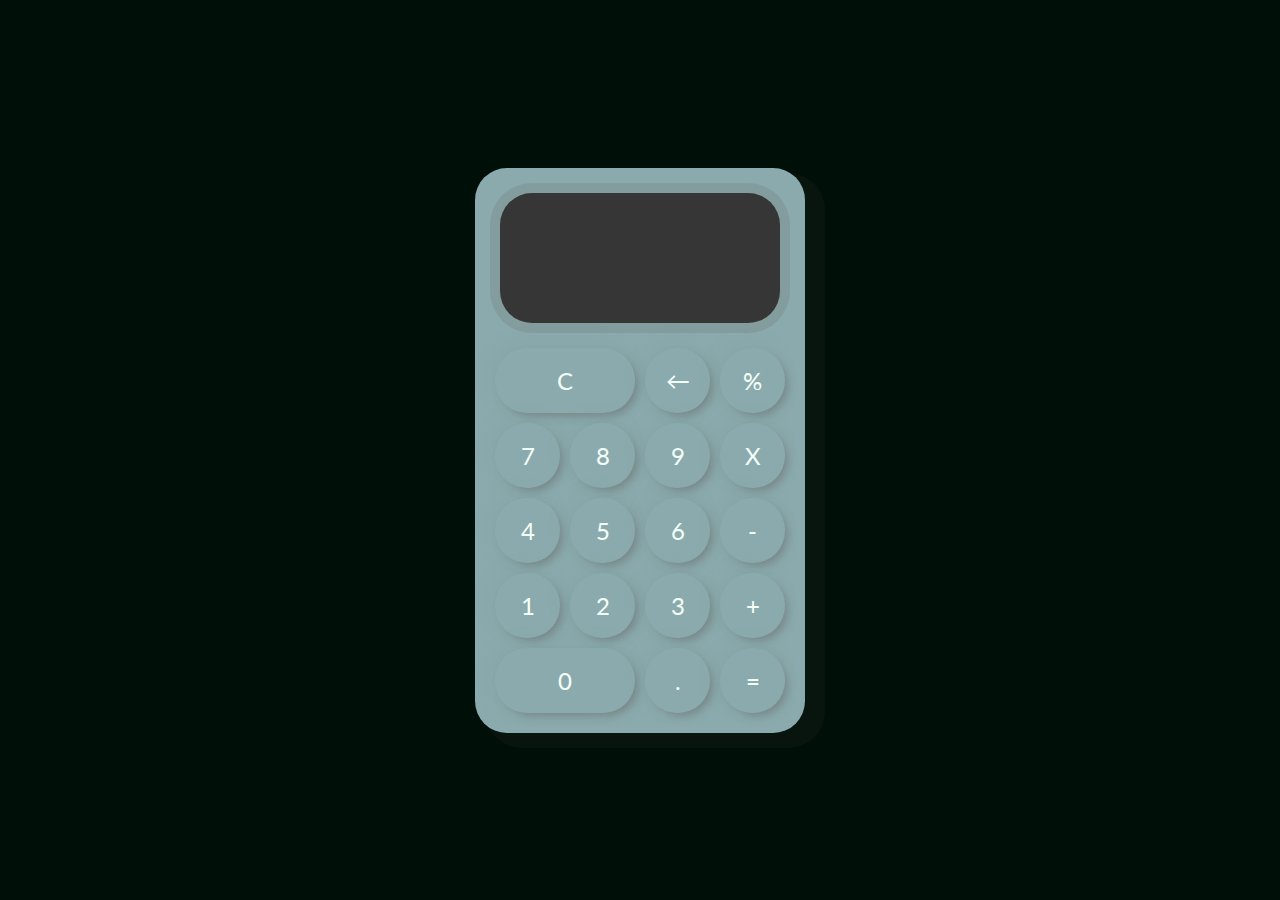
<file: Calculadora/index.html>
<!DOCTYPE html>
<html lang="en">
  <head>
    <meta charset="UTF-8" />
    <meta http-equiv="X-UA-Compatible" content="IE=edge" />
    <meta name="viewport" content="width=device-width, initial-scale=1.0" />
    <link rel="preconnect" href="https://fonts.googleapis.com">
    <link rel="preconnect" href="https://fonts.gstatic.com" crossorigin>
    <link href="https://fonts.googleapis.com/css2?family=Lato&display=swap" rel="stylesheet">
    <link rel="stylesheet" href="index.css">
    <title>Calculadora</title>
  </head>
  <body>
    <div class="container">
      <!--Calculadora-->
      <div class="calculadora">
        <!--Inicio display-->
        <div class="display">
          <div id="valor-anterior"></div>
          <div id="valor-actual"></div>
        </div>
        <!--Fin display-->

        <!--Inicio botonera-->
        <button class="col-2" onclick="display.borrarTodo()">C</button>
        <button onclick="display.retroceso()">&larr;</button>
        <button class="operador" value="dividir">%</button>
        <button class="numero">7</button>
        <button class="numero">8</button>
        <button class="numero">9</button>
        <button class="operador" value="multiplicar">X</button>
        <button class="numero">4</button>
        <button class="numero">5</button>
        <button class="numero">6</button>
        <button class="operador" value="restar">-</button>
        <button class="numero">1</button>
        <button class="numero">2</button>
        <button class="numero">3</button>
        <button class="operador" value="sumar">+</button>
        <button class="numero col-2">0</button>
        <button class="numero">.</button>
        <button class="operador" value="igual">=</button>
        <!--Fin botonera-->

      </div>
    </div>
    <script src="Calculadora.js"></script>
    <script src="display.js"></script>
    <script src="index.js"></script>
  </body>
</html>
</file>
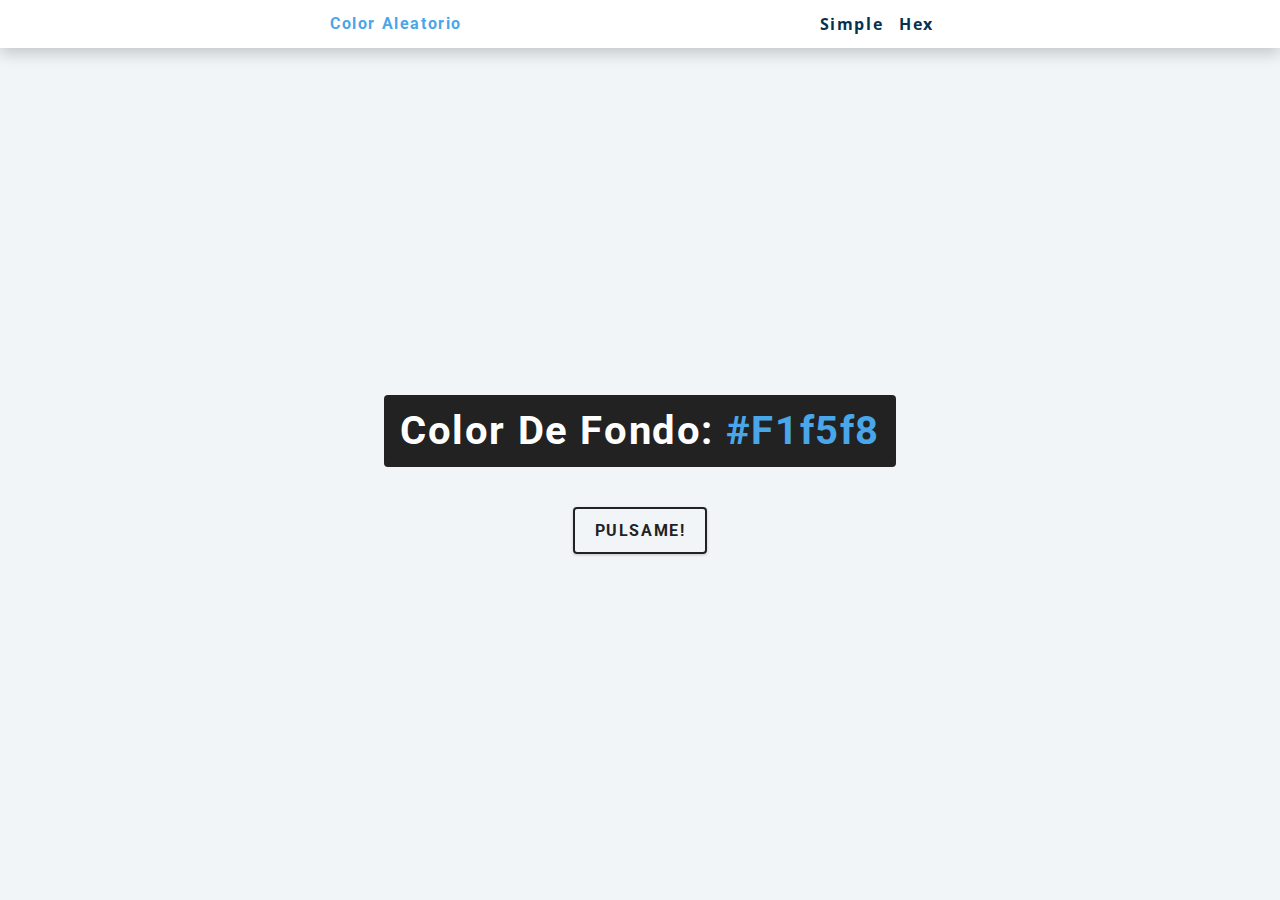
<file: ColorFlipper/index.html>
<!DOCTYPE html>
<html lang="en">
    <head>
    <meta charset="UTF-8" />
    <meta name="viewport" content="width=device-width, initial-scale=1.0" />
    <title>Color Aleatorio || Simple</title>

  <!-- styles -->
    <link rel="stylesheet" href="styles.css" />
  </head>
  <body>
    <nav>
      <div class="nav-center">
        <h4>color aleatorio</h4>
        <ul class="nav-links">
          <li>
            <a href="index.html">simple</a>
          </li>
          <li>
            <a href="hex.html">hex</a>
          </li>
        </ul>

      </div>
    </nav>

    <main>
      <div class="container">
        <h2>Color de fondo: <span class="color">
          #f1f5f8
        </span></h2>
        <button class="btn btn-hero" id="btn">Pulsame!</button>
      </div>
    </main>
  <!-- javascript -->
    <script src="app.js"></script>
  </body>
</html>
</file>
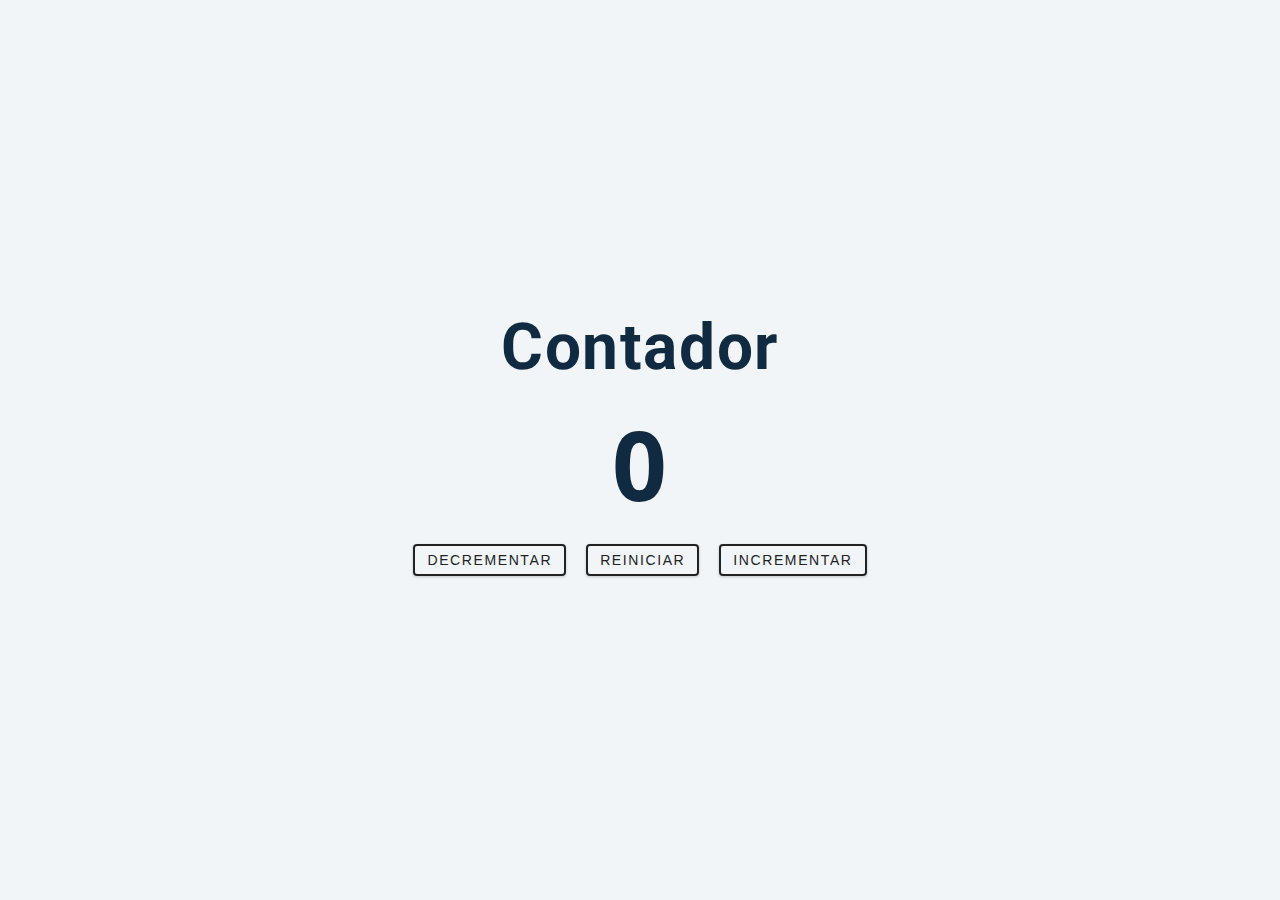
<file: Contador/index.html>
<!DOCTYPE html>
<html lang="en">
  <head>
    <meta charset="UTF-8" />
    <meta name="viewport" content="width=device-width, initial-scale=1.0" />
    <title>Contador!</title>

    <!-- styles -->
    <link rel="stylesheet" href="styles.css" />
  </head>
  <body>
    <main>
      <div class="container">
        <h1>
          Contador
        </h1>
        <span id="value">0</span>
        <div class="button-container">
          <button class="btn decrease">Decrementar</button>
          <button class="btn reset">Reiniciar</button>
          <button class="btn increase">Incrementar</button>
        </div>
      </div>
    </main>
    <!-- javascript -->
    <script src="app.js"></script>
  </body>
</html>
</file>
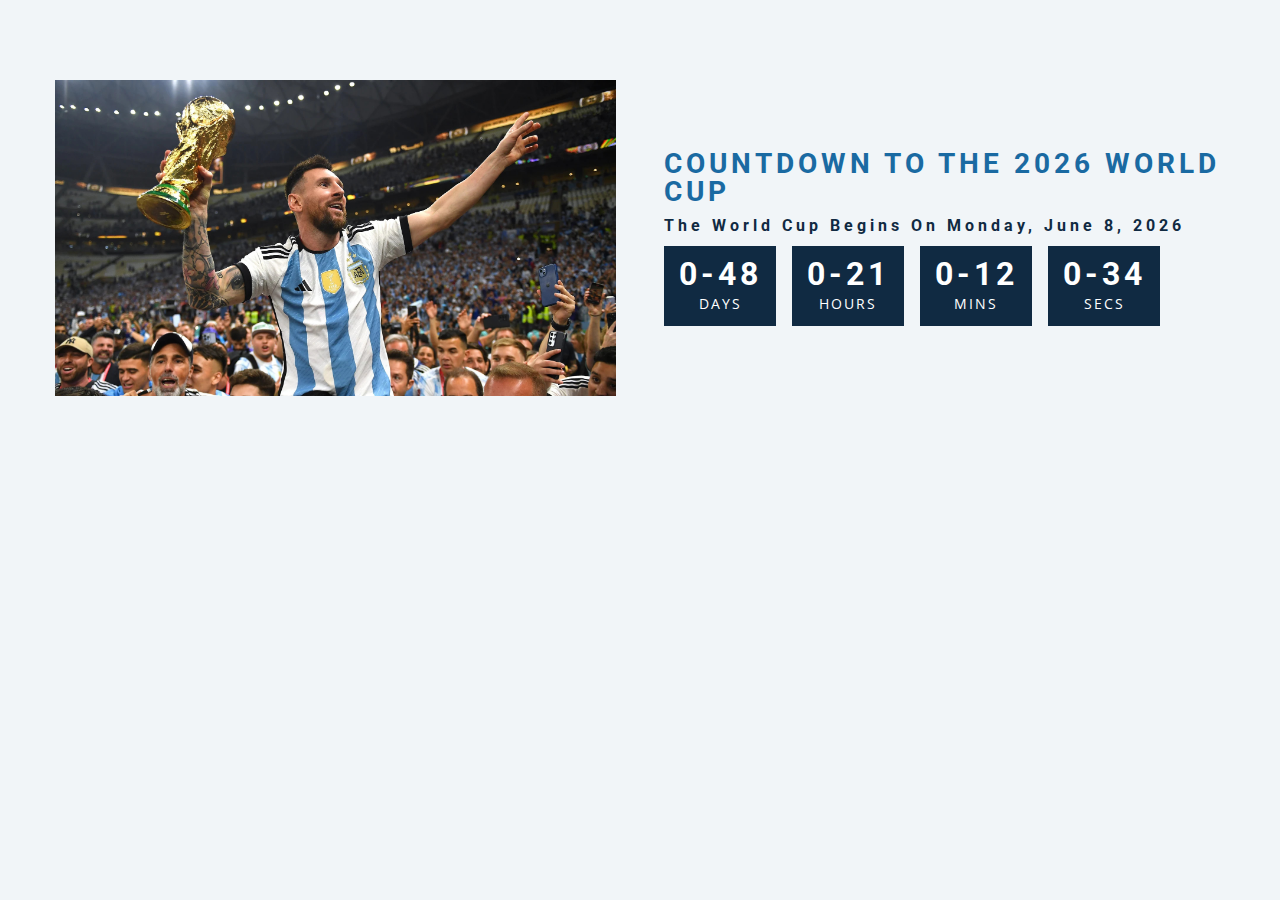
<file: CountdownTimer/index.html>
<!DOCTYPE html>
<html lang="en">
  <head>
    <meta charset="UTF-8" />
    <meta name="viewport" content="width=device-width, initial-scale=1.0" />
    <title>Countdown</title>

    <!-- styles -->
    <link rel="stylesheet" href="styles.css" />
  </head>
  <body>
    <section class="section-center">
      <!--img-->
      <article class="gift-img">
        <img src="gift.jpeg" alt="gift picture" />
      </article>
      <!--info-->
      <article class="gift-info">
        <h3>Countdown to the 2026 World Cup</h3>
        <h4 class="giveaway">
        </h4>
        <div class="deadline">
          <!--item-->
          <div class="deadline-format">
            <div>
              <h4 class="days">25</h4>
              <span>Days</span>
            </div>
          </div>
          <!--End of items-->
          <!--item-->
          <div class="deadline-format">
            <div>
              <h4 class="hours">25</h4>
              <span>Hours</span>
            </div>
          </div>
          <!--End of items-->
          <!--item-->
          <div class="deadline-format">
            <div>
              <h4 class="mins">25</h4>
              <span>Mins</span>
            </div>
          </div>
          <!--End of items-->
          <!--item-->
          <div class="deadline-format">
            <div>
              <h4 class="secs">25</h4>
              <span>Secs</span>
            </div>
          </div>
          <!--End of items-->
        </div>
      </article>
    </section>
    <!-- javascript -->
    <script src="app.js"></script>
  </body>
</html>
</file>
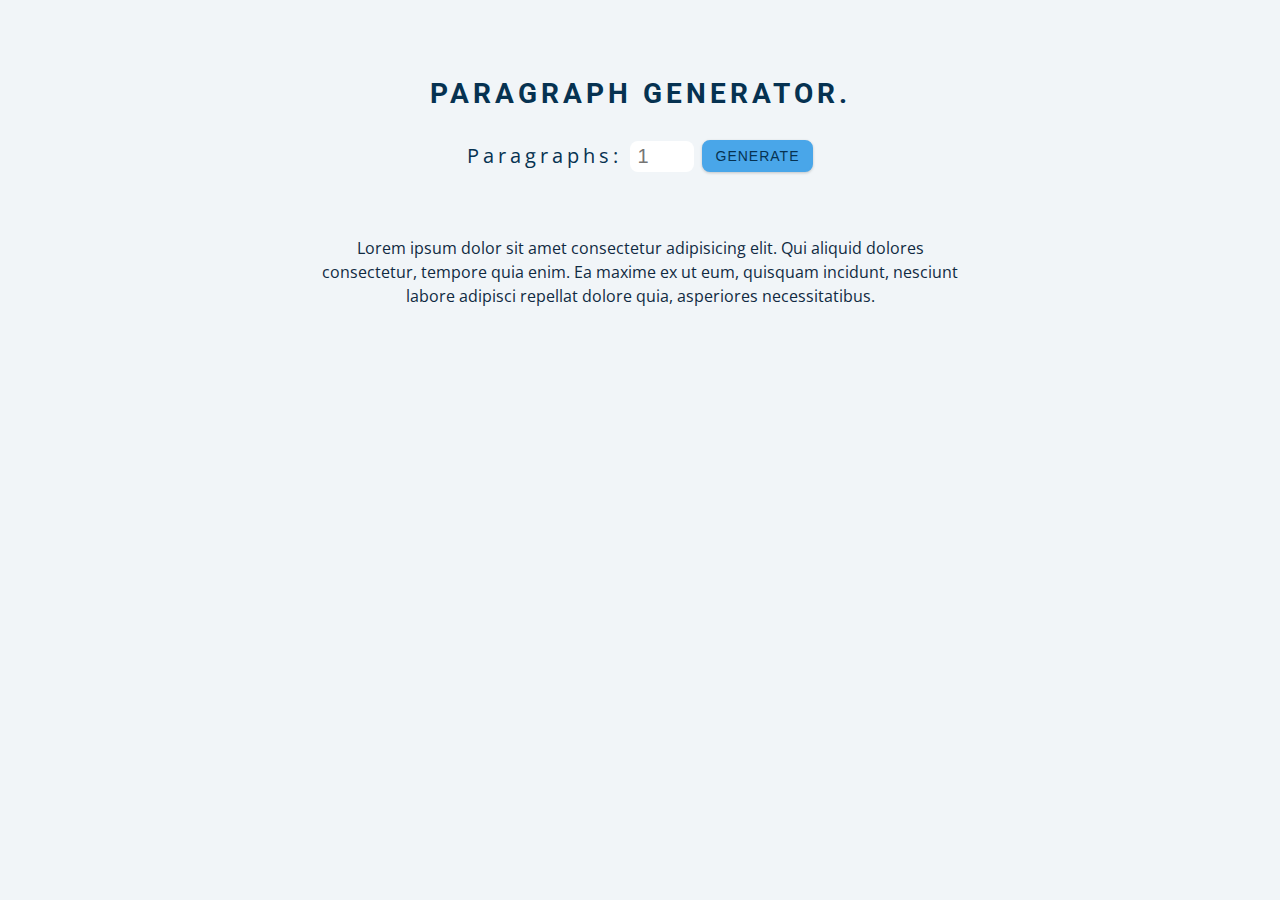
<file: lorem-ipsum/index.html>
<!DOCTYPE html>
<html lang="en">
  <head>
    <meta charset="UTF-8" />
    <meta name="viewport" content="width=device-width, initial-scale=1.0" />
    <title>Lorem Ipsum</title>

    <!-- styles -->
    <link rel="stylesheet" href="styles.css" />
  </head>
  <body>
    <section class="section-center">
      <h3>Paragraph generator.</h3>
      <form class="lorem-form">
        <label for="amount">paragraphs: </label>
        <input type="numer" name="amount" id="amount" placeholder="1">
        <button type="submit" class="btn">generate</button>
      </form>
      <article class="lorem-text">
        Lorem ipsum dolor sit amet consectetur adipisicing elit. Qui aliquid dolores consectetur, tempore quia enim. Ea maxime ex ut eum, quisquam incidunt, nesciunt labore adipisci repellat dolore quia, asperiores necessitatibus.
      </article>
    </section>

    <template class="templateText">
      <p class="p">

      </p>
    </template>

    <!-- javascript -->
    <script src="app.js"></script>
  </body>
</html>
</file>
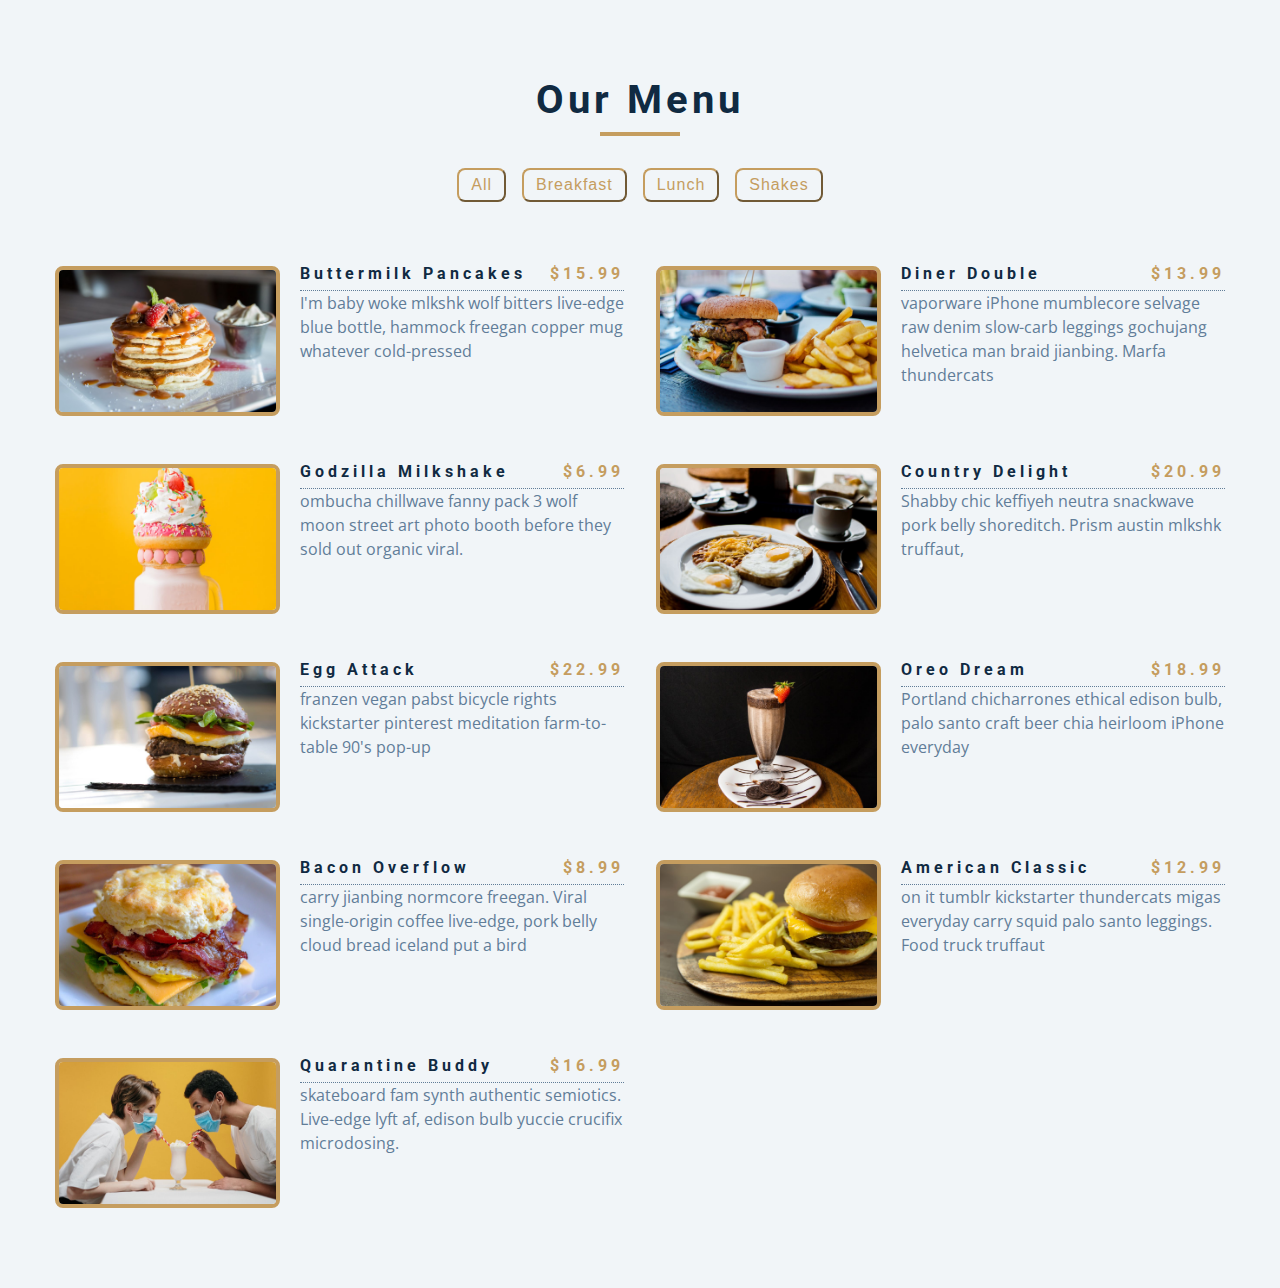
<file: Menu/index.html>
<!DOCTYPE html>
<html lang="en">
  <head>
    <meta charset="UTF-8" />
    <meta name="viewport" content="width=device-width, initial-scale=1.0" />
    <title>Starter</title>
    <!-- font-awesome -->
    <link
      rel="stylesheet"
      href="https://cdnjs.cloudflare.com/ajax/libs/font-awesome/5.14.0/css/all.min.css"
    />
    <!-- styles -->
    <link rel="stylesheet" href="styles.css" />
  </head>
  <body>
    <section class="menu">
      <!--Title-->
      <div class="title">
        <h2>our menu</h2>
        <div class="underline"></div>
      </div>

      <!--filter buttons-->
    <div class="btn-container">
      <button 
        class="filter-btn" 
        type="button" 
        data-id="all">all</button>
      <button 
      class="filter-btn" 
      type="button"
      data-id="breakfast">breakfast</button>
      <button 
      class="filter-btn" 
      type="button" 
      data-id="lunch">lunch</button>
      <button 
      class="filter-btn" 
      type="button" 
      data-id="shakes">shakes</button>
      
    </div>
    <!--menu items-->
    
    <div class="section-center">
      <!--item!-->
    </div>
    </section>

    <!--Templates!!-->
    <template id="template">
      <!--single item-->
      <article class="menu-item">
        <img 
        src="menu-item.jpeg" 
        class="photo" 
        alt="menu item">

        <div class="item-info">
          <header>
            <h4 class="name-item">Panquequitos</h4>
            <h4 class="price">$15</h4>
          </header>
          <p class="description">Lorem ipsum dolor sit amet consectetur adipisicing elit. Dolores aliquam assumenda cum, debitis sunt quis quod aperiam aut sed quia. Beatae impedit aut neque. Optio officiis eius error laudantium voluptatibus.</p>
        </div>
      </article>
      <!--end of single item-->
    </template>

    <!-- javascript -->
    <script src="app.js"></script>
  </body>
</html>
</file>
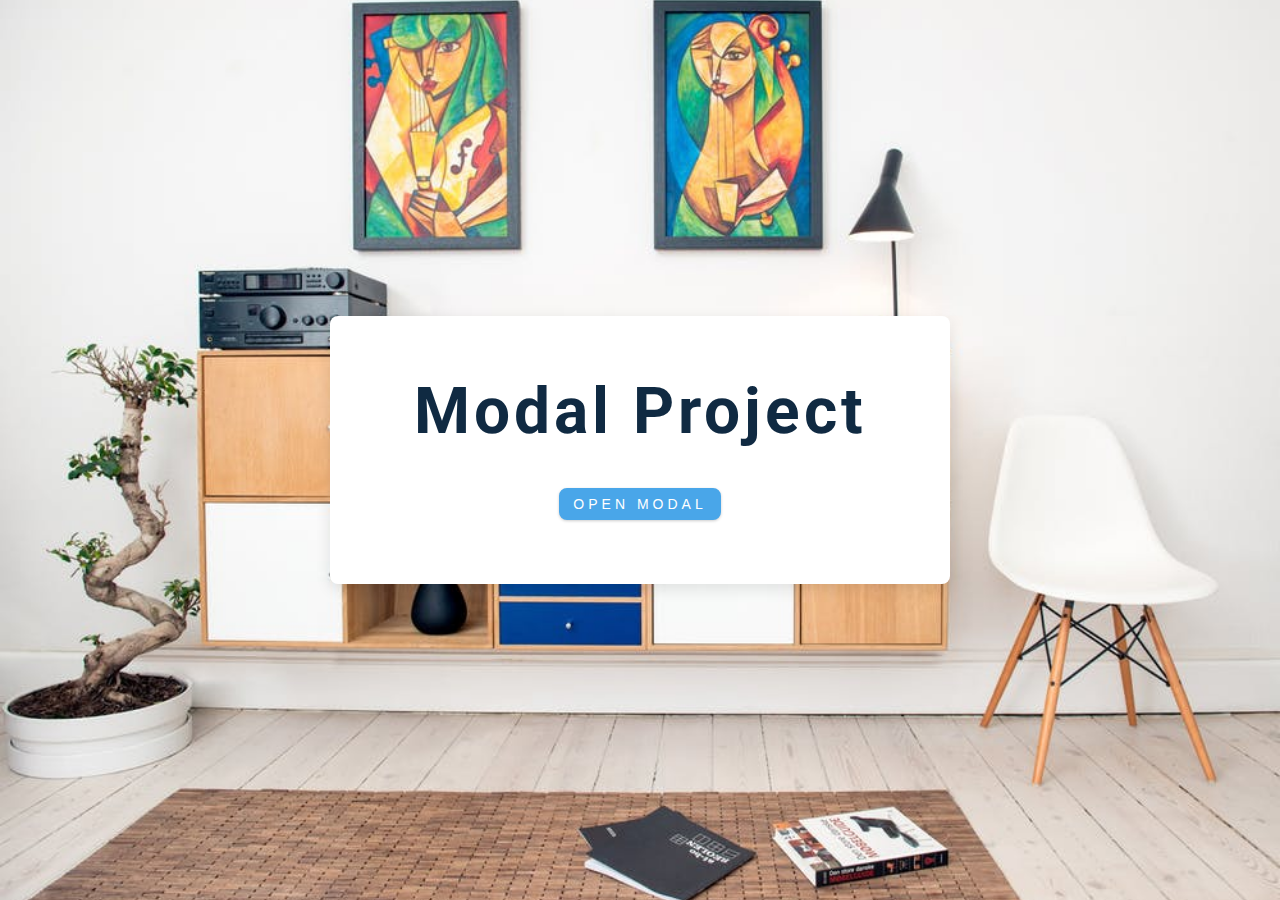
<file: Modal/index.html>
<!DOCTYPE html>
<html lang="en">
  <head>
    <meta charset="UTF-8" />
    <meta name="viewport" content="width=device-width, initial-scale=1.0" />
    <title>Modal</title>
    <!-- font-awesome -->
    <link
      rel="stylesheet"
      href="https://cdnjs.cloudflare.com/ajax/libs/font-awesome/5.14.0/css/all.min.css"
    />
    <!-- styles -->
    <link rel="stylesheet" href="styles.css" />
  </head>
  <body>
    <header class="hero">

      <div class="banner">
        <h1>modal project</h1>
        <button class="btn modal-btn">
          Open modal
        </button>
      </div>

      <div class="modal-overlay">
        <div class="modal-container">
          <h3>modal content</h3>
          <button class="close-btn">
            <i class="fas fa-times"></i>
          </button>
        </div>
      </div>

    </header>
    <!-- javascript -->
    <script src="app.js"></script>
  </body>
</html>
</file>
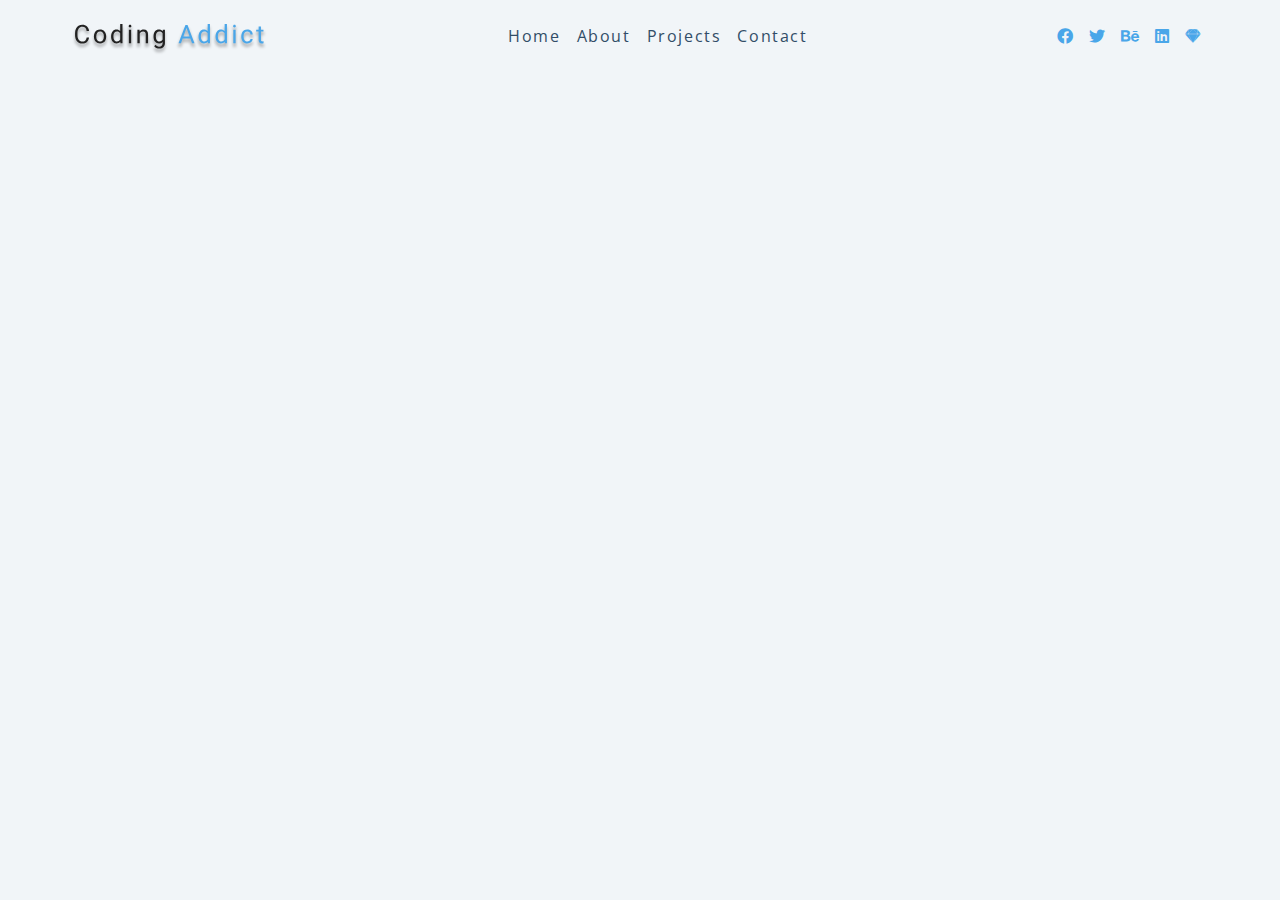
<file: Navbar/index.html>
<!DOCTYPE html>
<html lang="en">
  <head>
    <meta charset="UTF-8" />
    <meta name="viewport" content="width=device-width, initial-scale=1.0" />
    <title>Navbar</title>
    <!-- font-awesome -->
    <link
      rel="stylesheet"
      href="https://cdnjs.cloudflare.com/ajax/libs/font-awesome/5.14.0/css/all.min.css"
    />

    <!-- styles -->
    <link rel="stylesheet" href="styles.css" />
  </head>
  <body>
    <div class="nav-center">
      <!--Nav header-->
      <div class="nav-header">
        <img src="logo.svg" class="logo" alt="logo">
        <button class="nav-toggle">
          <i class="fas fa-bars"></i>
        </button>
      </div>

      <ul class="links">
        <li>
          <a href="index.html">home</a>
        </li>
        <li>
          <a href="about.html">about</a>
        </li>
        <li>
          <a href="projects.html">projects</a>
        </li>
        <li>
          <a href="contact.html">contact</a>
        </li>
      </ul>

      <ul class="social-icons">
        <li>
          <a href="https://www.twitter.com">
            <i class="fab fa-facebook"></i>
          </a>
        </li>
        <li>
          <a href="https://www.twitter.com">
            <i class="fab fa-twitter"></i>
          </a>
        </li>
        <li>
          <a href="https://www.twitter.com">
            <i class="fab fa-behance"></i>
          </a>
        </li>
        <li>
          <a href="https://www.twitter.com">
            <i class="fab fa-linkedin"></i>
          </a>
        </li>
        <li>
          <a href="https://www.twitter.com">
            <i class="fab fa-sketch"></i>
          </a>
        </li>
      </ul>
    </div>
    <!-- javascript -->
    <script src="app.js"></script>
  </body>
</html>
</file>
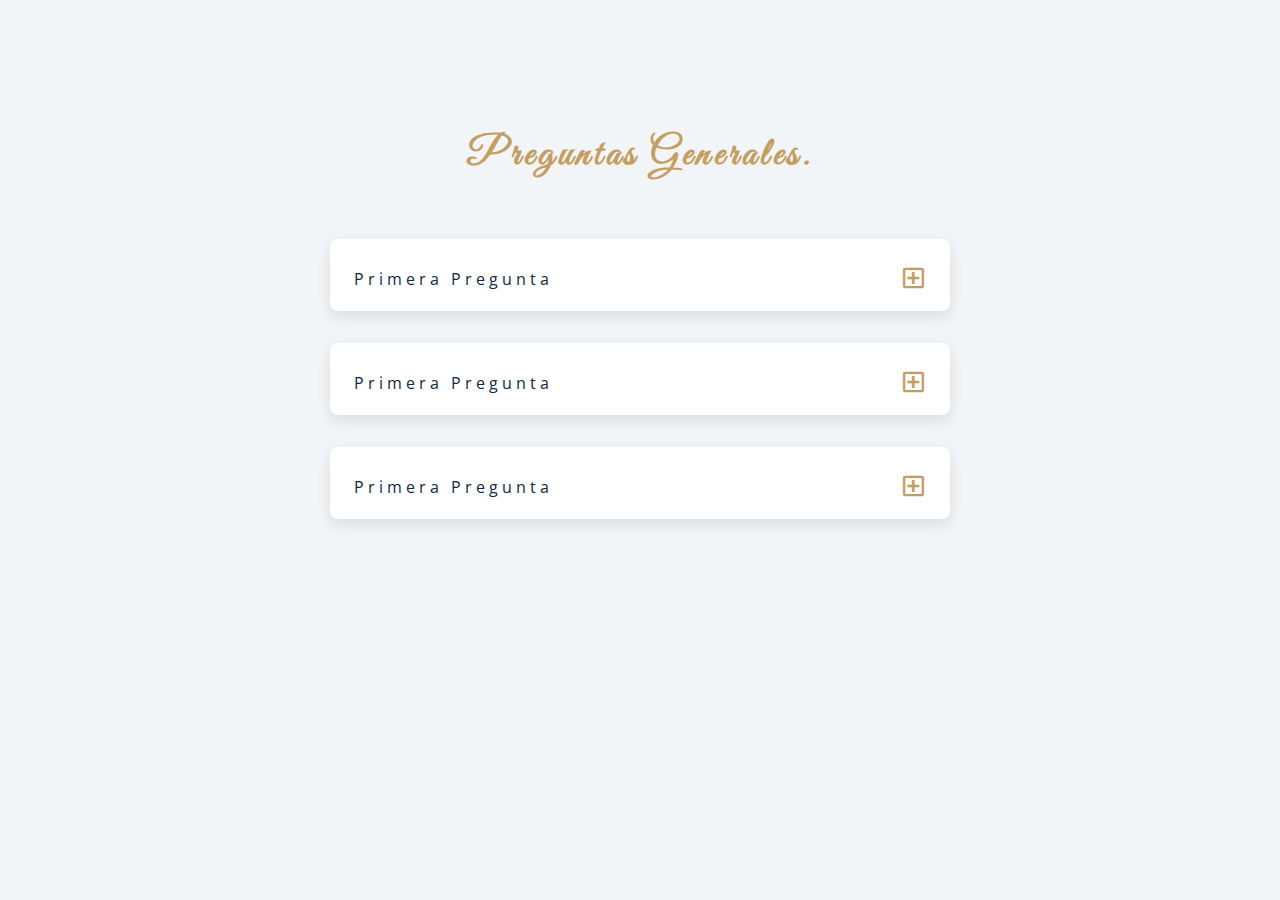
<file: Questions/index.html>
<!DOCTYPE html>
<html lang="en">
  <head>
    <meta charset="UTF-8" />
    <meta name="viewport" content="width=device-width, initial-scale=1.0" />
    <title>Q & A</title>
    <!-- font-awesome -->
    <link
      rel="stylesheet"
      href="https://cdnjs.cloudflare.com/ajax/libs/font-awesome/5.14.0/css/all.min.css"
    />
    <!-- extra fonts -->
    <link
      href="https://fonts.googleapis.com/css?family=Great+Vibes&display=swap"
      rel="stylesheet"
    />
    <!-- styles -->
    <link rel="stylesheet" href="styles.css" />
  </head>
  <body>
    <section class="quentions">
      <!--Title-->
      <div class="title">
        <h2>Preguntas generales.</h2>
      </div>
    </section>
    <!--Questions-->
    <div class="section-center">
      <!--First question-->
      <article class="question">
        <!--Question title-->
        <div class="question-title">
          <p>primera pregunta</p>
          <button type="button" class="question-btn">
            <span class="plus-icon">
              <i class="far fa-plus-square"></i>
            </span>
            <span class="minus-icon">
              <i class="far fa-minus-square"></i>
            </span>
          </button>
        </div>
        <!--Question text-->
        <div class="question-text">
          <p>Lorem ipsum dolor sit amet consectetur adipisicing elit. Inventore, doloribus. Dolor provident, ipsum excepturi, nemo minima voluptate, pariatur fugit veritatis nulla culpa suscipit? Nam, ex soluta? Natus facere maiores facilis.</p>
        </div>
      </article>
      <!--End first question-->

      <!--second question-->
      <article class="question">
        <!--Question title-->
        <div class="question-title">
          <p>primera pregunta</p>
          <button type="button" class="question-btn">
            <span class="plus-icon">
              <i class="far fa-plus-square"></i>
              </span>
              <span class="minus-icon">
                <i class="far fa-minus-square"></i>
              </span>
            </button>
          </div>
          <!--Question text-->
          <div class="question-text">
            <p>Lorem ipsum dolor sit amet consectetur adipisicing elit. Inventore, doloribus. Dolor provident, ipsum excepturi, nemo minima voluptate, pariatur fugit veritatis nulla culpa suscipit? Nam, ex soluta? Natus facere maiores facilis.</p>
          </div>
      </article>
        <!--End second question-->

        <!--Third question-->
      <article class="question">
        <!--Question title-->
          <div class="question-title">
            <p>primera pregunta</p>
            <button type="button" class="question-btn">
              <span class="plus-icon">
                <i class="far fa-plus-square"></i>
              </span>
              <span class="minus-icon">
                <i class="far fa-minus-square"></i>
              </span>
          </button>
        </div>
        <!--Question text-->
        <div class="question-text">
          <p>Lorem ipsum dolor sit amet consectetur adipisicing elit. Inventore, doloribus. Dolor provident, ipsum excepturi, nemo minima voluptate, pariatur fugit veritatis nulla culpa suscipit? Nam, ex soluta? Natus facere maiores facilis.</p>
        </div>
        </article>
        <!--End third question-->
        </div>
      </div>
    </div>

    <!-- javascript -->
    <script src="app.js"></script>
  </body>
</html>
</file>
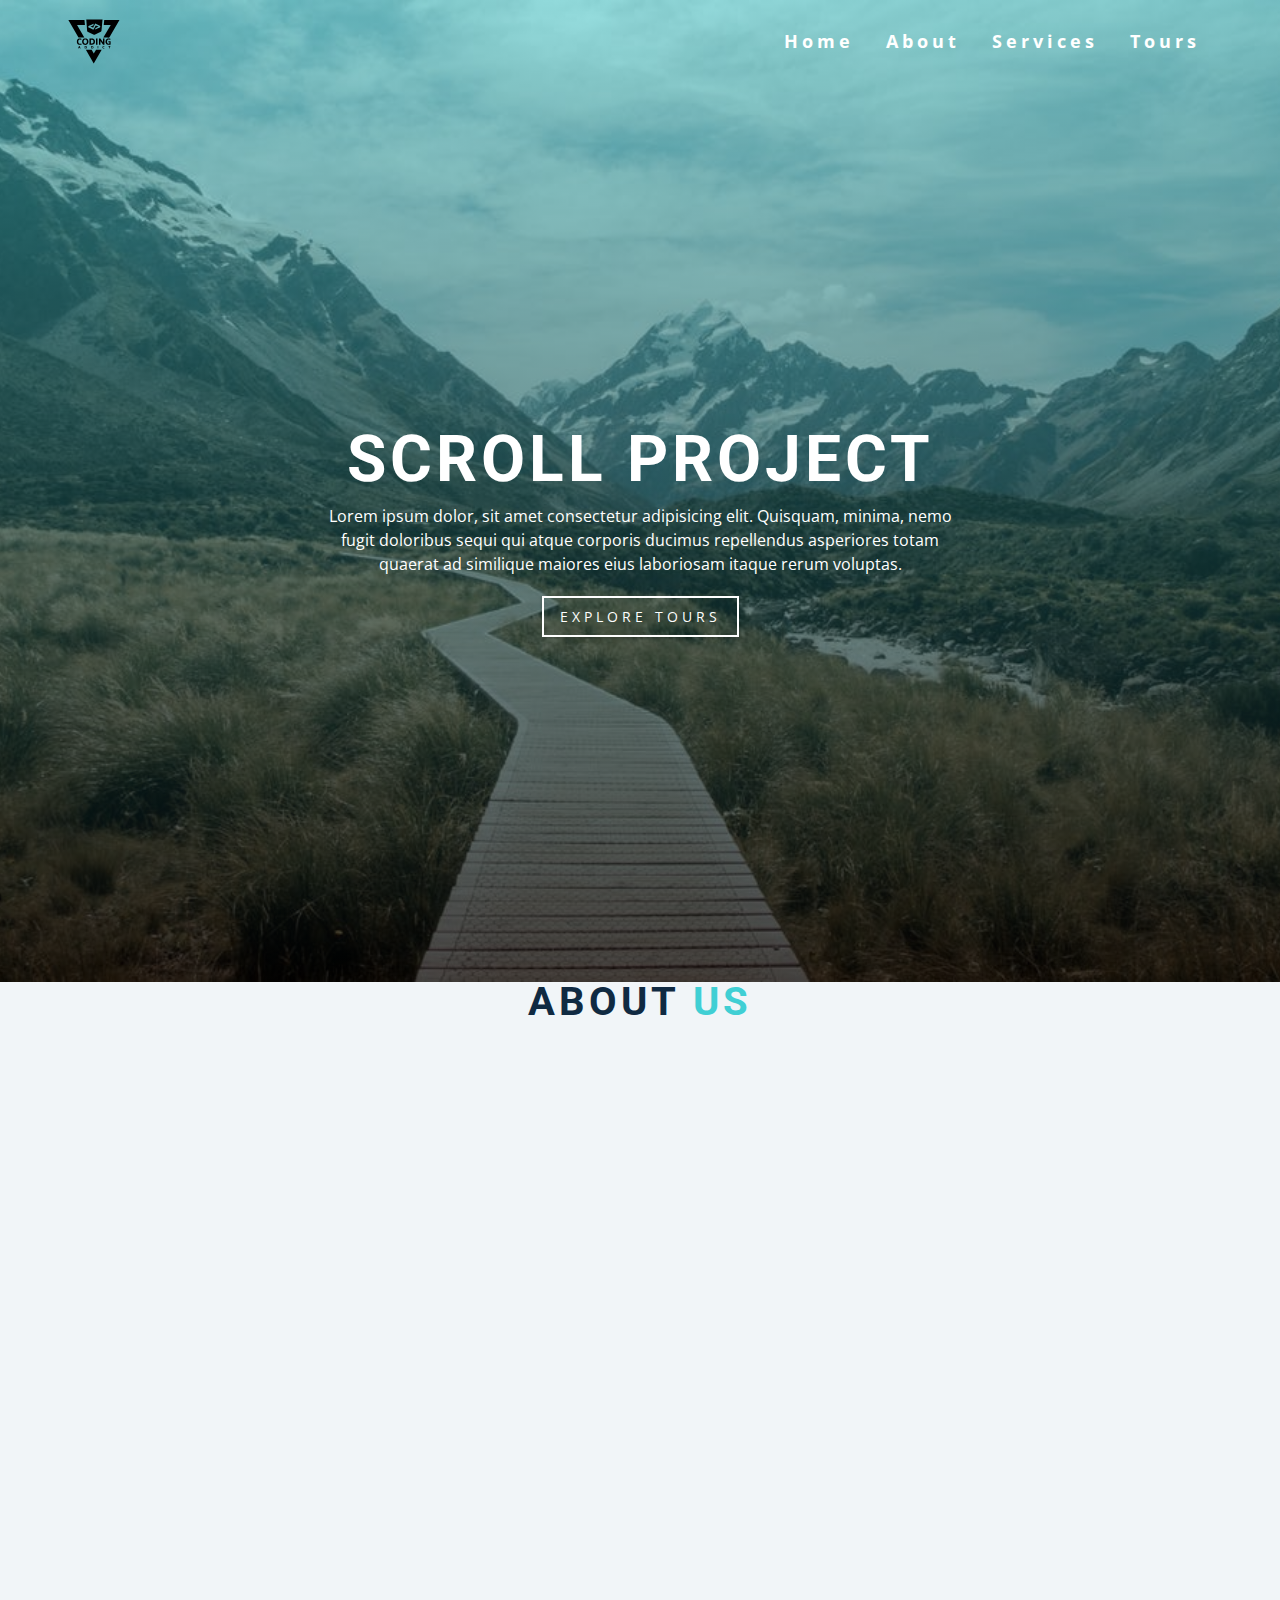
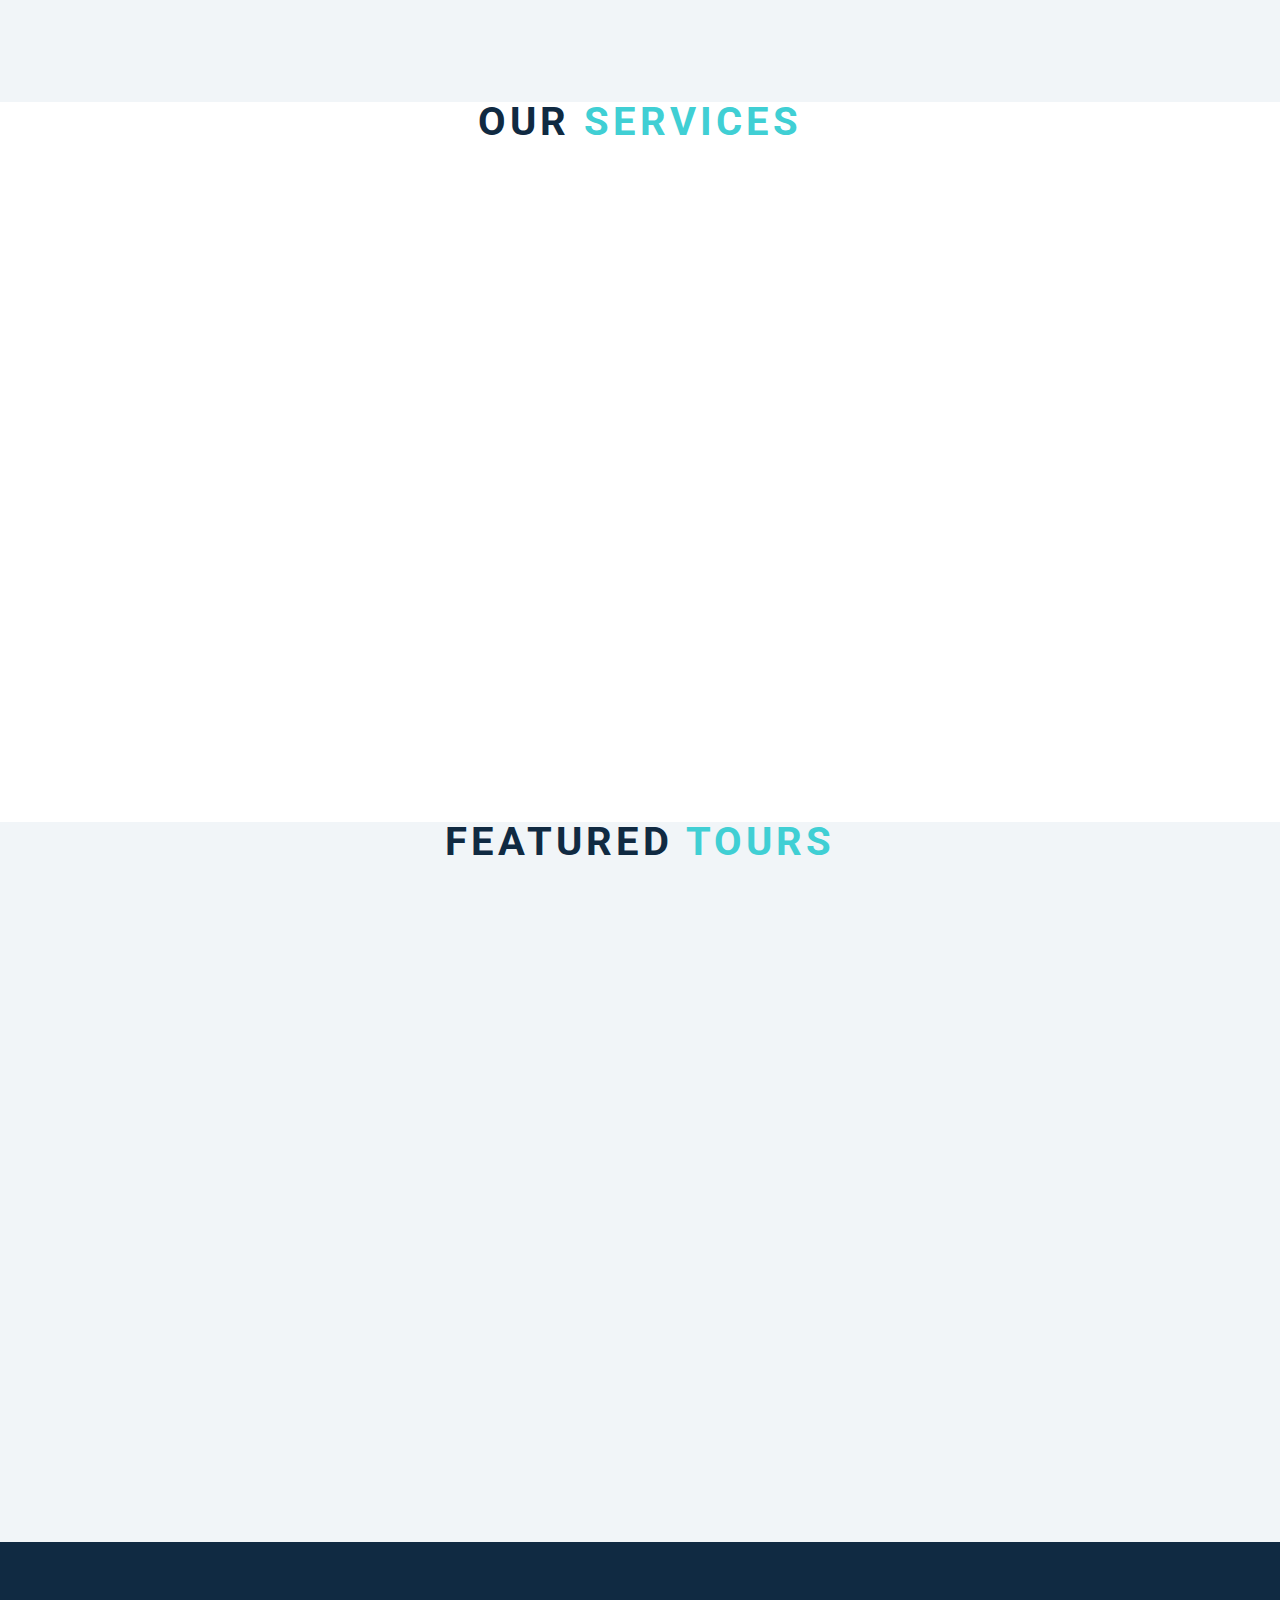
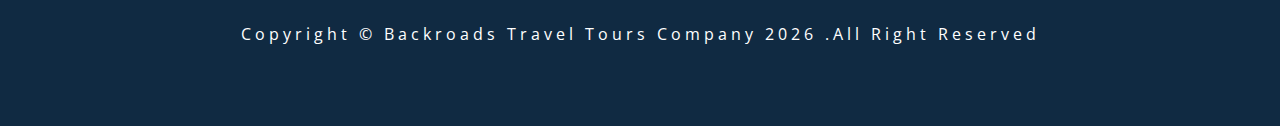
<file: Scroll/index.html>
<!DOCTYPE html>
<html lang="en">
  <head>
    <meta charset="UTF-8" />
    <meta name="viewport" content="width=device-width, initial-scale=1.0" />
    <title>Scroll</title>
    <!-- font-awesome -->
    <link
      rel="stylesheet"
      href="https://cdnjs.cloudflare.com/ajax/libs/font-awesome/5.14.0/css/all.min.css"
    />
    <!-- styles -->
    <link rel="stylesheet" href="styles.css" />
  </head>
  <body>
    <!--Header-->
    <header id="home">
      <nav id="nav">
        <div class="nav-center">
          <!--nav header-->
          <div class="nav-header">
            <img src="logo.svg" alt="logo" class="logo" />
            <button class="nav-toggle">
              <i class="fas fa-bars"> </i>
            </button>
          </div>
          <!--Links-->
          <div class="links-container">
            <ul class="links">
              <li>
                <a href="#home" class="scroll-link">home</a>
              </li>
              <li>
                <a href="#about" class="scroll-link">about</a>
              </li>
              <li>
                <a href="#services" class="scroll-link">services</a>
              </li>
              <li>
                <a href="#tours" class="scroll-link">tours</a>
              </li>
            </ul>
          </div>
        </div>
      </nav>
      <!--Banner-->
      <div class="banner">
        <div class="container">
          <h1>Scroll project</h1>
          <p>
            Lorem ipsum dolor, sit amet consectetur adipisicing elit. Quisquam,
            minima, nemo fugit doloribus sequi qui atque corporis ducimus
            repellendus asperiores totam quaerat ad similique maiores eius
            laboriosam itaque rerum voluptas.
          </p>
          <a href="#tours" class="scroll-links btn btn-white">explore tours</a>
        </div>
      </div>
    </header>
    <!--about-->
    <section id="about" class="section">
      <div class="title">
        <h2>about <span>us</span></h2>
      </div>
    </section>
    <!--services-->
    <section id="services" class="section">
      <div class="title">
        <h2>our <span>services</span></h2>
      </div>
    </section>
    <!--tours-->
    <section id="tours" class="section">
      <div class="title">
        <h2>featured <span>tours</span></h2>
      </div>
    </section>

    <!--footer-->
    <footer class="section">
      <p>
        copyright &copy; backroads travel tours company <span class="date"></span>
        .all right reserved
      </p>
    </footer>
    
    <!--Back to top-->
    <a href="#home" class="scroll-link top-link">
      <i class="fas fa-arrow-up"></i>
    </a>

    <!-- javascript -->
    <script src="app.js"></script>
  </body>
</html>
</file>
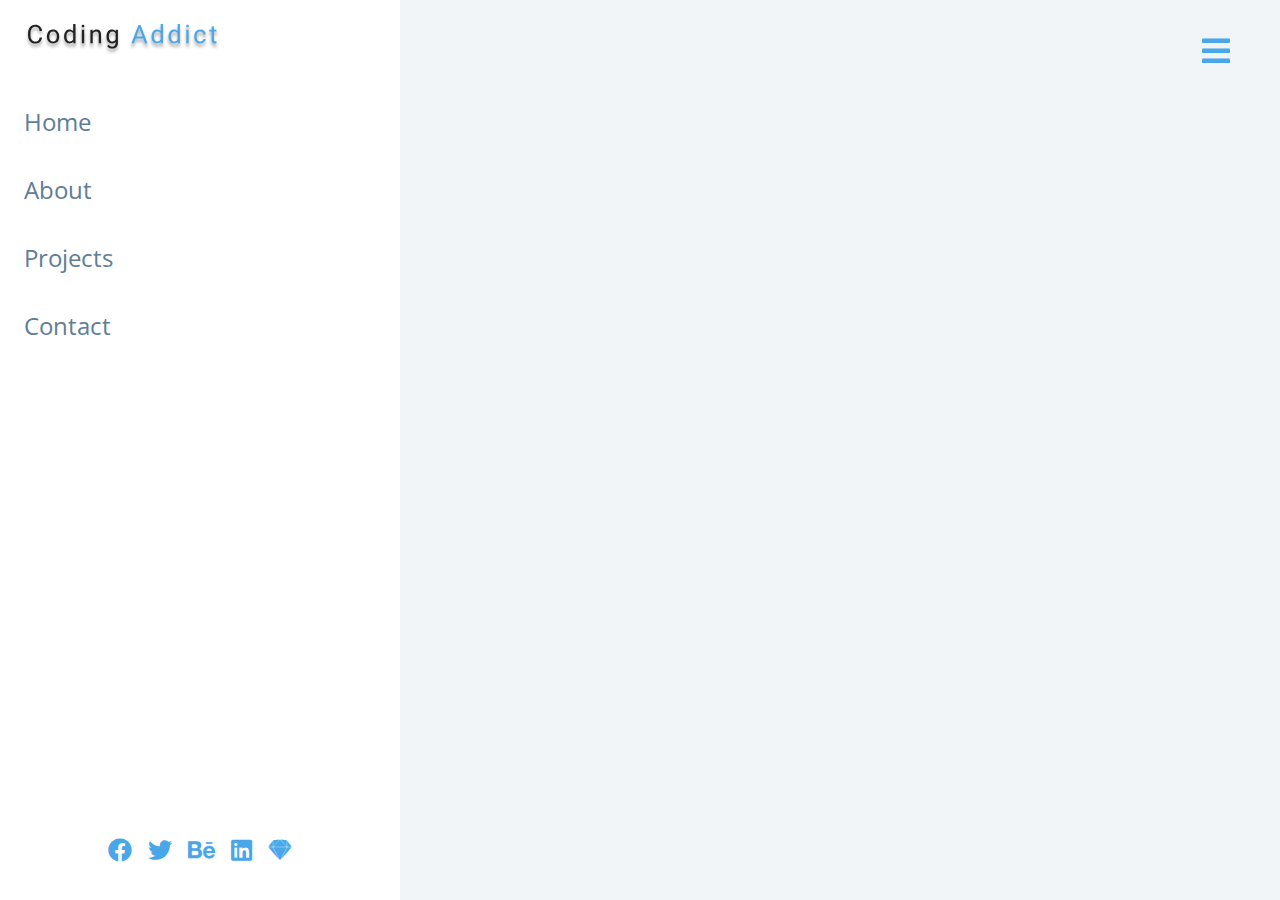
<file: Sidebar/index.html>
<!DOCTYPE html>
<html lang="en">
  <head>
    <meta charset="UTF-8" />
    <meta name="viewport" content="width=device-width, initial-scale=1.0" />
    <title>Sidebar</title>
    <!-- font-awesome -->
    <link
      rel="stylesheet"
      href="https://cdnjs.cloudflare.com/ajax/libs/font-awesome/5.14.0/css/all.min.css"
    />

    <!-- styles -->
    <link rel="stylesheet" href="styles.css" />
  </head>
  <body>
    <button class="sidebar-toggle">
      <i class="fas fa-bars">

      </i>
    </button>

    <aside class="sidebar">
      <div class="sidebar-header">
        <img 
          src="logo.svg" 
          class="logo"
          alt="logo"
          >
        <i class="fas fa-time"></i>
      </div>

      <!-- links -->
      <ul class="links">
        <li>
          <a href="index.html">home</a>
        </li>
        <li>
          <a href="about.html">about</a>
        </li>
        <li>
          <a href="projects.html">projects</a>
        </li>
        <li>
          <a href="contact.html">contact</a>
        </li>
      </ul>
      <!-- social media -->
      <ul class="social-icons">
        <li>
          <a href="https://www.twitter.com">
            <i class="fab fa-facebook"></i>
          </a>
        </li>
        <li>
          <a href="https://www.twitter.com">
            <i class="fab fa-twitter"></i>
          </a>
        </li>
        <li>
          <a href="https://www.twitter.com">
            <i class="fab fa-behance"></i>
          </a>
        </li>
        <li>
          <a href="https://www.twitter.com">
            <i class="fab fa-linkedin"></i>
          </a>
        </li>
        <li>
          <a href="https://www.twitter.com">
            <i class="fab fa-sketch"></i>
          </a>
        </li>
      </ul>
    </aside>
    <!-- javascript -->
    <script src="app.js"></script>
  </body>
</html>
</file>
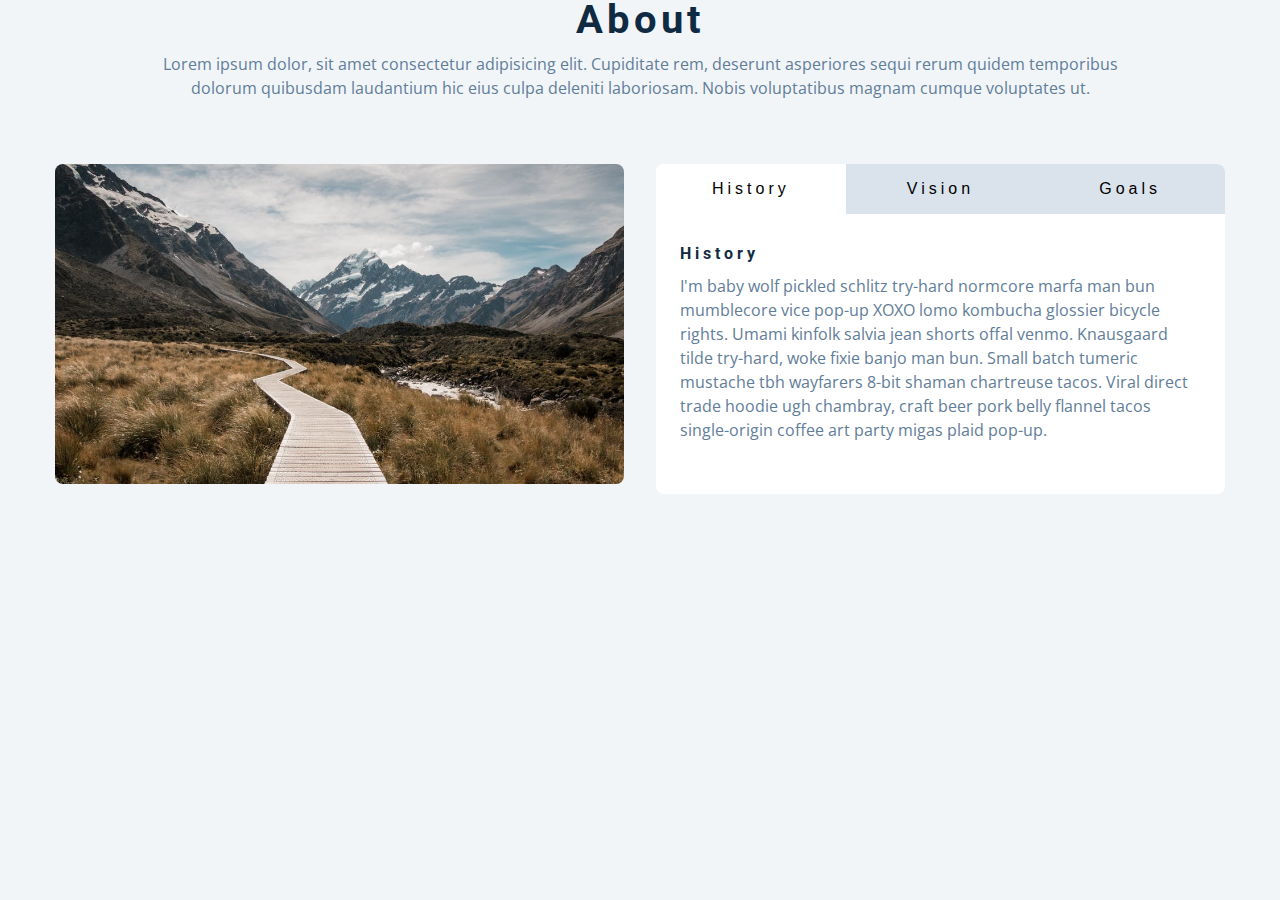
<file: Tabs/index.html>
<!DOCTYPE html>
<html lang="en">
  <head>
    <meta charset="UTF-8" />
    <meta name="viewport" content="width=device-width, initial-scale=1.0" />
    <title>Tabs</title>

    <!-- styles -->
    <link rel="stylesheet" href="styles.css" />
  </head>
  <body>
    <section>
      <div class="title">
        <h2>About</h2>
        <p>Lorem ipsum dolor, sit amet consectetur adipisicing elit. Cupiditate rem, deserunt asperiores sequi rerum quidem temporibus dolorum quibusdam laudantium hic eius culpa deleniti laboriosam. Nobis voluptatibus magnam cumque voluptates ut.</p>
      </div>
    </section>
    <div class="about-center section-center">
      <article class="about-img">
        <img src="hero-bcg.jpeg" alt="hero image">
      </article>
      <article class="about">
        <!--Btn container-->
        <div class="btn-container">
          <button class="tab-btn active" data-id="history">history</button>
          <button class="tab-btn" data-id="vision">vision</button>
          <button class="tab-btn" data-id="goals">goals</button>
        </div>
        <article class="about-content">
          <!--single item-->
          <div class="content active" id="history">
            <h4>history</h4>
            <p>
              I'm baby wolf pickled schlitz try-hard normcore marfa man bun mumblecore vice
              pop-up XOXO lomo kombucha glossier bicycle rights. Umami kinfolk salvia jean
              shorts offal venmo. Knausgaard tilde try-hard, woke fixie banjo man bun. Small
              batch tumeric mustache tbh wayfarers 8-bit shaman chartreuse tacos. Viral
              direct trade hoodie ugh chambray, craft beer pork belly flannel tacos
              single-origin coffee art party migas plaid pop-up.
            </p>
          </div>
          <!--End of single item-->
  
          <!--single item-->
          <div class="content" id="vision">
            <h4>vision</h4>
            <p>
              Man bun PBR&B keytar copper mug prism, hell of helvetica. Synth crucifix offal
              deep v hella biodiesel. Church-key listicle polaroid put a bird on it
              chillwave palo santo enamel pin, tattooed meggings franzen la croix cray.
              Retro yr aesthetic four loko tbh helvetica air plant, neutra palo santo tofu
              mumblecore. Hoodie bushwick pour-over jean shorts chartreuse shabby chic. Roof
              party hammock master cleanse pop-up truffaut, bicycle rights skateboard
              affogato readymade sustainable deep v live-edge schlitz narwhal.
            </p>
            <ul>
              <li>list item</li>
              <li>list item</li>
              <li>list item</li>
            </ul>
          </div>
          <!--End of single item-->
  
          <!--single item-->
          <div class="content" id="goals">
            <h4>goals</h4>
            <p>
              Chambray authentic truffaut, kickstarter brunch taxidermy vape heirloom four
              dollar toast raclette shoreditch church-key. Poutine etsy tote bag, cred
              fingerstache leggings cornhole everyday carry blog gastropub. Brunch biodiesel
              sartorial mlkshk swag, mixtape hashtag marfa readymade direct trade man braid
              cold-pressed roof party. Small batch adaptogen coloring book heirloom.
              Letterpress food truck hammock literally hell of wolf beard adaptogen everyday
              carry. Dreamcatcher pitchfork yuccie, banh mi salvia venmo photo booth quinoa
              chicharrones.
            </p>
          </div>
          <!--End of single item-->
        </article>
      </article>
      
    </div>
    <!-- javascript -->
    <script src="app.js"></script>
  </body>
</html>
</file>
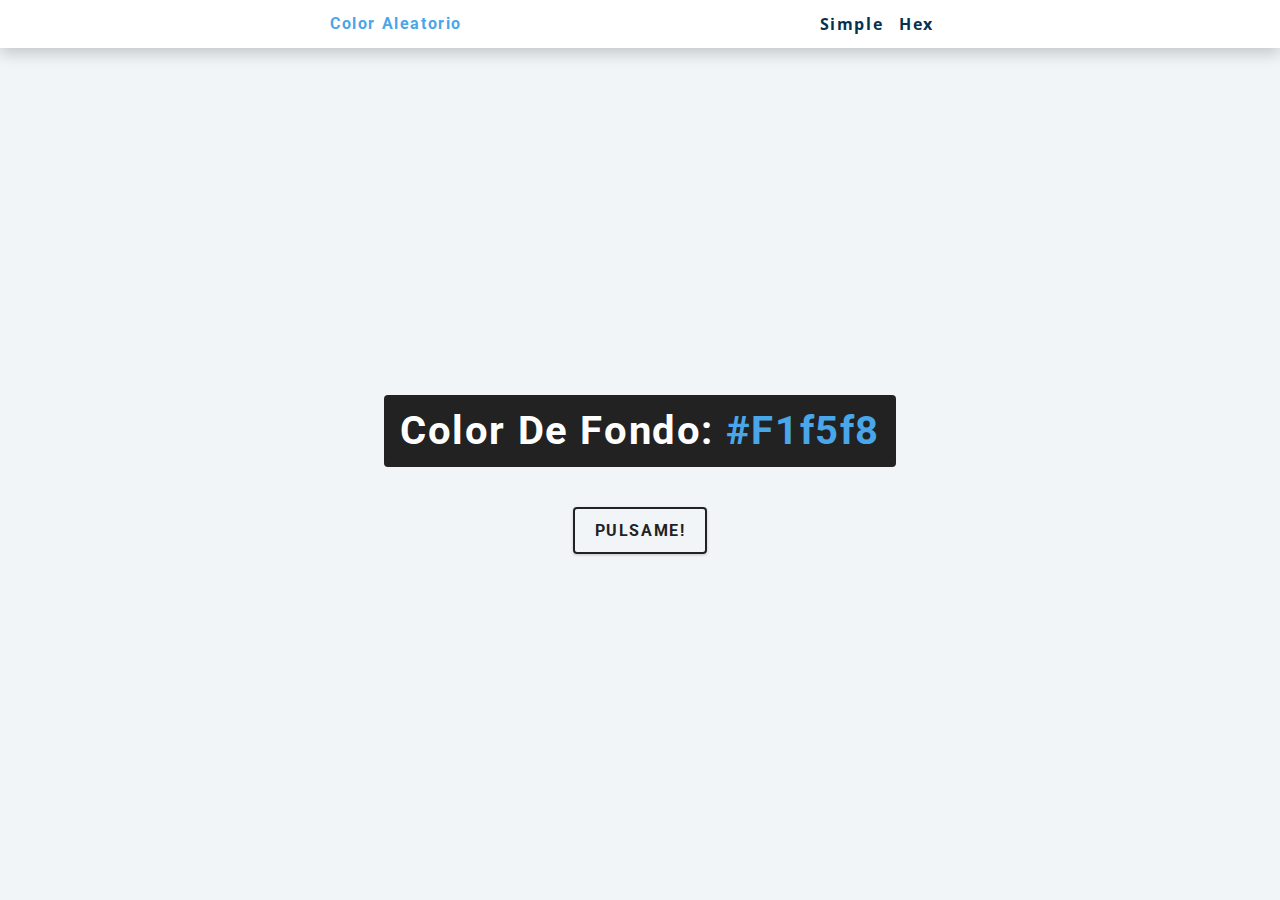
<file: ColorFlipper/hex.html>
<!DOCTYPE html>
<html lang="en">
  <head>
    <meta charset="UTF-8" />
    <meta name="viewport" content="width=device-width, initial-scale=1.0" />
    <title>
      Color Aleatorio || Hex
    </title>

    <!-- styles -->
    <link rel="stylesheet" href="styles.css" />
  </head>

  <body>
    <nav>
      <div class="nav-center">
        <h4>color aleatorio</h4>
        <ul class="nav-links">
          <li><a href="index.html">simple</a></li>
          <li><a href="hex.html">hex</a></li>
        </ul>
      </div>
    </nav>
    <main>
      <div class="container">
        <h2>Color de fondo: <span class="color">#f1f5f8</span></h2>
        <button class="btn btn-hero" id="btn">Pulsame!</button>
      </div>
    </main>
    <!-- javascript -->
    <script src="hex.js"></script>
  </body>
</html>
</file>
<file: Calculadora/index.css>
*{
    font-family: 'Lato', sans-serif;
    color: #F4FFF8;
}

body{
    margin: 0;
    background-color: #000F08;
}

.container{
    display: flex;
    justify-content: center;
    align-items: center;
    height: 100vh;
}

.calculadora{
    display: grid;
    grid-template-columns: repeat(4,75px);
    grid-template-rows: 160px repeat(5,75px);
    background-color: #8BAAAD;
    padding: 15px;
    border-radius: 32px;
    box-shadow: 15px 10px 0px 5px #66666615;
}

button{
    cursor: pointer;
    margin: 5px;
    padding: 0;
    border-radius: 32px;
    font-size: 1.5em;
    border: none;
    background-color: #8BAAAD;
    box-shadow: 5px 5px 10px -3px #66666690, -5px -5px 15px 3px #7790921f;
}

button:active{
    background-color: #779092;
}

button:focus{
    outline:none;
}

.display{
    grid-column: 1 / -1;
    padding: 16px;
    display:flex;
    margin: 10px 10px 20px;
    flex-direction: column;
    align-items: flex-end;
    background-color: #363636;
    border-radius: 32px;
    text-align: right;
    justify-content: space-between;
    word-break: break-all;
    box-shadow: 0px 0px 0px 10px #66666633;
}

.col-2{
    grid-column: span 2;
}

#valor-actual{
    font-size: 1.5em;
}

#valor-anterior{
    font-size: 2em;
}
</file>
<file: ColorFlipper/styles.css>
/*
=============== 
Fonts
===============
*/
@import url("https://fonts.googleapis.com/css?family=Open+Sans|Roboto:400,700&display=swap");

/*
=============== 
Variables
===============
*/

:root {
  /* dark shades of primary color*/
  --clr-primary-1: hsl(205, 86%, 17%);
  --clr-primary-2: hsl(205, 77%, 27%);
  --clr-primary-3: hsl(205, 72%, 37%);
  --clr-primary-4: hsl(205, 63%, 48%);
  /* primary/main color */
  --clr-primary-5: hsl(205, 78%, 60%);
  /* lighter shades of primary color */
  --clr-primary-6: hsl(205, 89%, 70%);
  --clr-primary-7: hsl(205, 90%, 76%);
  --clr-primary-8: hsl(205, 86%, 81%);
  --clr-primary-9: hsl(205, 90%, 88%);
  --clr-primary-10: hsl(205, 100%, 96%);
  /* darkest grey - used for headings */
  --clr-grey-1: hsl(209, 61%, 16%);
  --clr-grey-2: hsl(211, 39%, 23%);
  --clr-grey-3: hsl(209, 34%, 30%);
  --clr-grey-4: hsl(209, 28%, 39%);
  /* grey used for paragraphs */
  --clr-grey-5: hsl(210, 22%, 49%);
  --clr-grey-6: hsl(209, 23%, 60%);
  --clr-grey-7: hsl(211, 27%, 70%);
  --clr-grey-8: hsl(210, 31%, 80%);
  --clr-grey-9: hsl(212, 33%, 89%);
  --clr-grey-10: hsl(210, 36%, 96%);
  --clr-white: #fff;
  --clr-red-dark: hsl(360, 67%, 44%);
  --clr-red-light: hsl(360, 71%, 66%);
  --clr-green-dark: hsl(125, 67%, 44%);
  --clr-green-light: hsl(125, 71%, 66%);
  --clr-black: #222;
  --ff-primary: "Roboto", sans-serif;
  --ff-secondary: "Open Sans", sans-serif;
  --transition: all 0.3s linear;
  --spacing: 0.1rem;
  --radius: 0.25rem;
  --light-shadow: 0 5px 15px rgba(0, 0, 0, 0.1);
  --dark-shadow: 0 5px 15px rgba(0, 0, 0, 0.2);
  --max-width: 1170px;
  --fixed-width: 620px;
}
/*
=============== 
Global Styles
===============
*/

*,
::after,
::before {
  margin: 0;
  padding: 0;
  box-sizing: border-box;
}
body {
  font-family: var(--ff-secondary);
  background: var(--clr-grey-10);
  color: var(--clr-grey-1);
  line-height: 1.5;
  font-size: 0.875rem;
}
ul {
  list-style-type: none;
}
a {
  text-decoration: none;
}
h1,
h2,
h3,
h4 {
  letter-spacing: var(--spacing);
  text-transform: capitalize;
  line-height: 1.25;
  margin-bottom: 0.75rem;
  font-family: var(--ff-primary);
}
h1 {
  font-size: 3rem;
}
h2 {
  font-size: 2rem;
}
h3 {
  font-size: 1.25rem;
}
h4 {
  font-size: 0.875rem;
}
p {
  margin-bottom: 1.25rem;
  color: var(--clr-grey-5);
}
@media screen and (min-width: 800px) {
  h1 {
    font-size: 4rem;
  }
  h2 {
    font-size: 2.5rem;
  }
  h3 {
    font-size: 1.75rem;
  }
  h4 {
    font-size: 1rem;
  }
  body {
    font-size: 1rem;
  }
  h1,
  h2,
  h3,
  h4 {
    line-height: 1;
  }
}
/*  global classes */

/* section */
.section {
  padding: 5rem 0;
}

.section-center {
  width: 90vw;
  margin: 0 auto;
  max-width: 1170px;
}
@media screen and (min-width: 992px) {
  .section-center {
    width: 95vw;
  }
}
main {
  min-height: 100vh;
  display: grid;
  place-items: center;
}

/*
=============== 
Nav
===============
*/
nav {
  background: var(--clr-white);
  height: 3rem;
  display: grid;
  align-items: center;
  box-shadow: var(--dark-shadow);
}
.nav-center {
  width: 90vw;
  max-width: var(--fixed-width);
  margin: 0 auto;
  display: flex;
  align-items: center;
  justify-content: space-between;
}
.nav-center h4 {
  margin-bottom: 0;
  color: var(--clr-primary-5);
}
.nav-links {
  display: flex;
}
nav a {
  text-transform: capitalize;
  font-weight: 700;
  font-size: 1rem;
  color: var(--clr-primary-1);
  letter-spacing: var(--spacing);
  margin-right: 1rem;
}
nav a:hover {
  color: var(--clr-primary-5);
}
/*
=============== 
Container
===============
*/
main {
  min-height: calc(100vh - 3rem);
  display: grid;
  place-items: center;
}
.container {
  text-align: center;
}
.container h2 {
  background: var(--clr-black);
  color: var(--clr-white);
  padding: 1rem;
  border-radius: var(--radius);
  margin-bottom: 2.5rem;
}
.color {
  color: var(--clr-primary-5);
}
.btn-hero {
  font-family: var(--ff-primary);
  text-transform: uppercase;
  background: transparent;
  color: var(--clr-black);
  letter-spacing: var(--spacing);
  display: inline-block;
  font-weight: 700;
  transition: var(--transition);
  border: 2px solid var(--clr-black);
  cursor: pointer;
  box-shadow: 0 1px 3px rgba(0, 0, 0, 0.2);
  border-radius: var(--radius);
  font-size: 1rem;
  padding: 0.75rem 1.25rem;
}
.btn-hero:hover {
  color: var(--clr-white);
  background: var(--clr-black);
}
</file>
<file: Contador/styles.css>
/*
=============== 
Fonts
===============
*/
@import url("https://fonts.googleapis.com/css?family=Open+Sans|Roboto:400,700&display=swap");

/*
=============== 
Variables
===============
*/

:root {
  /* dark shades of primary color*/
  --clr-primary-1: hsl(205, 86%, 17%);
  --clr-primary-2: hsl(205, 77%, 27%);
  --clr-primary-3: hsl(205, 72%, 37%);
  --clr-primary-4: hsl(205, 63%, 48%);
  /* primary/main color */
  --clr-primary-5: hsl(205, 78%, 60%);
  /* lighter shades of primary color */
  --clr-primary-6: hsl(205, 89%, 70%);
  --clr-primary-7: hsl(205, 90%, 76%);
  --clr-primary-8: hsl(205, 86%, 81%);
  --clr-primary-9: hsl(205, 90%, 88%);
  --clr-primary-10: hsl(205, 100%, 96%);
  /* darkest grey - used for headings */
  --clr-grey-1: hsl(209, 61%, 16%);
  --clr-grey-2: hsl(211, 39%, 23%);
  --clr-grey-3: hsl(209, 34%, 30%);
  --clr-grey-4: hsl(209, 28%, 39%);
  /* grey used for paragraphs */
  --clr-grey-5: hsl(210, 22%, 49%);
  --clr-grey-6: hsl(209, 23%, 60%);
  --clr-grey-7: hsl(211, 27%, 70%);
  --clr-grey-8: hsl(210, 31%, 80%);
  --clr-grey-9: hsl(212, 33%, 89%);
  --clr-grey-10: hsl(210, 36%, 96%);
  --clr-white: #fff;
  --clr-red-dark: hsl(360, 67%, 44%);
  --clr-red-light: hsl(360, 71%, 66%);
  --clr-green-dark: hsl(125, 67%, 44%);
  --clr-green-light: hsl(125, 71%, 66%);
  --clr-black: #222;
  --ff-primary: "Roboto", sans-serif;
  --ff-secondary: "Open Sans", sans-serif;
  --transition: all 0.3s linear;
  --spacing: 0.1rem;
  --radius: 0.25rem;
  --light-shadow: 0 5px 15px rgba(0, 0, 0, 0.1);
  --dark-shadow: 0 5px 15px rgba(0, 0, 0, 0.2);
  --max-width: 1170px;
  --fixed-width: 620px;
}
/*
=============== 
Global Styles
===============
*/

*,
::after,
::before {
  margin: 0;
  padding: 0;
  box-sizing: border-box;
}
body {
  font-family: var(--ff-secondary);
  background: var(--clr-grey-10);
  color: var(--clr-grey-1);
  line-height: 1.5;
  font-size: 0.875rem;
}
ul {
  list-style-type: none;
}
a {
  text-decoration: none;
}
h1,
h2,
h3,
h4 {
  letter-spacing: var(--spacing);
  text-transform: capitalize;
  line-height: 1.25;
  margin-bottom: 0.75rem;
  font-family: var(--ff-primary);
}
h1 {
  font-size: 3rem;
}
h2 {
  font-size: 2rem;
}
h3 {
  font-size: 1.25rem;
}
h4 {
  font-size: 0.875rem;
}
p {
  margin-bottom: 1.25rem;
  color: var(--clr-grey-5);
}
@media screen and (min-width: 800px) {
  h1 {
    font-size: 4rem;
  }
  h2 {
    font-size: 2.5rem;
  }
  h3 {
    font-size: 1.75rem;
  }
  h4 {
    font-size: 1rem;
  }
  body {
    font-size: 1rem;
  }
  h1,
  h2,
  h3,
  h4 {
    line-height: 1;
  }
}
/*  global classes */

/* section */
.section {
  padding: 5rem 0;
}

.section-center {
  width: 90vw;
  margin: 0 auto;
  max-width: 1170px;
}
@media screen and (min-width: 992px) {
  .section-center {
    width: 95vw;
  }
}
main {
  min-height: 100vh;
  display: grid;
  place-items: center;
}

/*
=============== 
Counter
===============
*/

main {
  min-height: 100vh;
  display: grid;
  place-items: center;
}
.container {
  text-align: center;
}
#value {
  font-size: 6rem;
  font-weight: bold;
}
.btn {
  text-transform: uppercase;
  background: transparent;
  color: var(--clr-black);
  padding: 0.375rem 0.75rem;
  letter-spacing: var(--spacing);
  display: inline-block;
  transition: var(--transition);
  font-size: 0.875rem;
  border: 2px solid var(--clr-black);
  cursor: pointer;
  box-shadow: 0 1px 3px rgba(0, 0, 0, 0.2);
  border-radius: var(--radius);
  margin: 0.5rem;
}
.btn:hover {
  color: var(--clr-white);
  background: var(--clr-black);
}
</file>
<file: CountdownTimer/styles.css>
/*
=============== 
Fonts
===============
*/
@import url("https://fonts.googleapis.com/css?family=Open+Sans|Roboto:400,700&display=swap");

/*
=============== 
Variables
===============
*/

:root {
  /* dark shades of primary color*/
  --clr-primary-1: hsl(205, 86%, 17%);
  --clr-primary-2: hsl(205, 77%, 27%);
  --clr-primary-3: hsl(205, 72%, 37%);
  --clr-primary-4: hsl(205, 63%, 48%);
  /* primary/main color */
  --clr-primary-5: #49a6e9;
  /* lighter shades of primary color */
  --clr-primary-6: hsl(205, 89%, 70%);
  --clr-primary-7: hsl(205, 90%, 76%);
  --clr-primary-8: hsl(205, 86%, 81%);
  --clr-primary-9: hsl(205, 90%, 88%);
  --clr-primary-10: hsl(205, 100%, 96%);
  /* darkest grey - used for headings */
  --clr-grey-1: hsl(209, 61%, 16%);
  --clr-grey-2: hsl(211, 39%, 23%);
  --clr-grey-3: hsl(209, 34%, 30%);
  --clr-grey-4: hsl(209, 28%, 39%);
  /* grey used for paragraphs */
  --clr-grey-5: hsl(210, 22%, 49%);
  --clr-grey-6: hsl(209, 23%, 60%);
  --clr-grey-7: hsl(211, 27%, 70%);
  --clr-grey-8: hsl(210, 31%, 80%);
  --clr-grey-9: hsl(212, 33%, 89%);
  --clr-grey-10: hsl(210, 36%, 96%);
  --clr-white: #fff;
  --clr-red-dark: hsl(360, 67%, 44%);
  --clr-red-light: hsl(360, 71%, 66%);
  --clr-green-dark: hsl(125, 67%, 44%);
  --clr-green-light: hsl(125, 71%, 66%);
  --clr-black: #222;
  --clr-gold: #c59d5f;
  --ff-primary: "Roboto", sans-serif;
  --ff-secondary: "Open Sans", sans-serif;
  --transition: all 0.3s linear;
  --spacing: 0.25rem;
  --radius: 0.5rem;
  --light-shadow: 0 5px 15px rgba(0, 0, 0, 0.1);
  --dark-shadow: 0 5px 15px rgba(0, 0, 0, 0.2);
  --max-width: 1170px;
  --fixed-width: 620px;
}
/*
=============== 
Global Styles
===============
*/

*,
::after,
::before {
  margin: 0;
  padding: 0;
  box-sizing: border-box;
}
body {
  font-family: var(--ff-secondary);
  background: var(--clr-grey-10);
  color: var(--clr-grey-1);
  line-height: 1.5;
  font-size: 0.875rem;
}
ul {
  list-style-type: none;
}
a {
  text-decoration: none;
}
img:not(.logo) {
  width: 100%;
}
img {
  display: block;
}

h1,
h2,
h3,
h4 {
  letter-spacing: var(--spacing);
  text-transform: capitalize;
  line-height: 1.25;
  margin-bottom: 0.75rem;
  font-family: var(--ff-primary);
}
h1 {
  font-size: 3rem;
}
h2 {
  font-size: 2rem;
}
h3 {
  font-size: 1.25rem;
}
h4 {
  font-size: 0.875rem;
}
p {
  margin-bottom: 1.25rem;
  color: var(--clr-grey-5);
}
@media screen and (min-width: 800px) {
  h1 {
    font-size: 4rem;
  }
  h2 {
    font-size: 2.5rem;
  }
  h3 {
    font-size: 1.75rem;
  }
  h4 {
    font-size: 1rem;
  }
  body {
    font-size: 1rem;
  }
  h1,
  h2,
  h3,
  h4 {
    line-height: 1;
  }
}
/*  global classes */

.btn {
  text-transform: uppercase;
  background: transparent;
  color: var(--clr-black);
  padding: 0.375rem 0.75rem;
  letter-spacing: var(--spacing);
  display: inline-block;
  transition: var(--transition);
  font-size: 0.875rem;
  border: 2px solid var(--clr-black);
  cursor: pointer;
  box-shadow: 0 1px 3px rgba(0, 0, 0, 0.2);
  border-radius: var(--radius);
}
.btn:hover {
  color: var(--clr-white);
  background: var(--clr-black);
}
/* section */
.section {
  padding: 5rem 0;
}

.section-center {
  width: 90vw;
  margin: 5rem auto;
  max-width: 1170px;
}

main {
  min-height: 100vh;
  display: grid;
  place-items: center;
}
/*
=============== 
Countdown Timer
===============
*/
.gift-img {
  margin-bottom: 2rem;
}
.gift-info h3 {
  text-transform: uppercase;
  color: var(--clr-primary-3);
}
.gift-info p {
  color: var(--clr-grey-6);
}
.date {
  color: var(--clr-grey-5);
  font-size: 0.85rem;
}
@media screen and (min-width: 992px) {
  .section-center {
    display: grid;
    grid-template-columns: 1fr 1fr;
    place-items: center;
    gap: 3rem;
    width: 95vw;
  }
  .gift-img {
    margin-bottom: 0;
  }
}
.gift-info p {
  margin: 2rem 0;
}
.deadline {
  display: flex;
}
.deadline-format {
  background: var(--clr-grey-1);
  color: var(--clr-white);
  margin-right: 1rem;
  width: 7rem;
  height: 5rem;
  display: grid;
  place-items: center;
  text-align: center;
}

.deadline-format span {
  display: block;
  text-transform: uppercase;
  letter-spacing: 2px;
  font-size: 0.85rem;
}
.deadline h4:not(.expired) {
  font-size: 2rem;
  margin-bottom: 0.25rem;
  letter-spacing: var(--spacing);
}
</file>
<file: lorem-ipsum/styles.css>
/*
=============== 
Fonts
===============
*/
@import url("https://fonts.googleapis.com/css?family=Open+Sans|Roboto:400,700&display=swap");

/*
=============== 
Variables
===============
*/

:root {
  /* dark shades of primary color*/
  --clr-primary-1: hsl(205, 86%, 17%);
  --clr-primary-2: hsl(205, 77%, 27%);
  --clr-primary-3: hsl(205, 72%, 37%);
  --clr-primary-4: hsl(205, 63%, 48%);
  /* primary/main color */
  --clr-primary-5: #49a6e9;
  /* lighter shades of primary color */
  --clr-primary-6: hsl(205, 89%, 70%);
  --clr-primary-7: hsl(205, 90%, 76%);
  --clr-primary-8: hsl(205, 86%, 81%);
  --clr-primary-9: hsl(205, 90%, 88%);
  --clr-primary-10: hsl(205, 100%, 96%);
  /* darkest grey - used for headings */
  --clr-grey-1: hsl(209, 61%, 16%);
  --clr-grey-2: hsl(211, 39%, 23%);
  --clr-grey-3: hsl(209, 34%, 30%);
  --clr-grey-4: hsl(209, 28%, 39%);
  /* grey used for paragraphs */
  --clr-grey-5: hsl(210, 22%, 49%);
  --clr-grey-6: hsl(209, 23%, 60%);
  --clr-grey-7: hsl(211, 27%, 70%);
  --clr-grey-8: hsl(210, 31%, 80%);
  --clr-grey-9: hsl(212, 33%, 89%);
  --clr-grey-10: hsl(210, 36%, 96%);
  --clr-white: #fff;
  --clr-red-dark: hsl(360, 67%, 44%);
  --clr-red-light: hsl(360, 71%, 66%);
  --clr-green-dark: hsl(125, 67%, 44%);
  --clr-green-light: hsl(125, 71%, 66%);
  --clr-black: #222;
  --ff-primary: "Roboto", sans-serif;
  --ff-secondary: "Open Sans", sans-serif;
  --transition: all 0.3s linear;
  --spacing: 0.25rem;
  --radius: 0.5rem;
  --light-shadow: 0 5px 15px rgba(0, 0, 0, 0.1);
  --dark-shadow: 0 5px 15px rgba(0, 0, 0, 0.2);
  --max-width: 1170px;
  --fixed-width: 620px;
}
/*
=============== 
Global Styles
===============
*/

*,
::after,
::before {
  margin: 0;
  padding: 0;
  box-sizing: border-box;
}
body {
  font-family: var(--ff-secondary);
  background: var(--clr-grey-10);
  color: var(--clr-grey-1);
  line-height: 1.5;
  font-size: 0.875rem;
}
ul {
  list-style-type: none;
}
a {
  text-decoration: none;
}
img:not(.logo) {
  width: 100%;
}
img {
  display: block;
}

h1,
h2,
h3,
h4 {
  letter-spacing: var(--spacing);
  text-transform: capitalize;
  line-height: 1.25;
  margin-bottom: 0.75rem;
  font-family: var(--ff-primary);
}
h1 {
  font-size: 3rem;
}
h2 {
  font-size: 2rem;
}
h3 {
  font-size: 1.25rem;
}
h4 {
  font-size: 0.875rem;
}
p {
  margin-bottom: 1.25rem;
  color: var(--clr-grey-5);
}
@media screen and (min-width: 800px) {
  h1 {
    font-size: 4rem;
  }
  h2 {
    font-size: 2.5rem;
  }
  h3 {
    font-size: 1.75rem;
  }
  h4 {
    font-size: 1rem;
  }
  body {
    font-size: 1rem;
  }
  h1,
  h2,
  h3,
  h4 {
    line-height: 1;
  }
}
/*  global classes */

.btn {
  text-transform: uppercase;
  background: var(--clr-primary-5);
  color: var(--clr-primary-1);
  padding: 0.375rem 0.75rem;
  letter-spacing: 1px;
  display: inline-block;
  transition: var(--transition);
  font-size: 0.875rem;
  border: 2px solid var(--clr-primary-5);
  cursor: pointer;
  box-shadow: 0 1px 3px rgba(0, 0, 0, 0.2);
  border-radius: var(--radius);
}
.btn:hover {
  color: var(--clr-primary-5);
  background: var(--clr-primary-8);
  border-color: var(--clr-primary-8);
}
/* section */
.section {
  padding: 5rem 0;
}

.section-center {
  width: 90vw;
  margin: 0 auto;
  max-width: 40rem;
  margin-top: 5rem;
  text-align: center;
}
@media screen and (min-width: 992px) {
  .section-center {
    width: 95vw;
  }
}
main {
  min-height: 100vh;
  display: grid;
  place-items: center;
}
/*
=============== 
Lorem Ipsum
===============
*/
h3 {
  text-transform: uppercase;
  color: var(--clr-primary-1);
}
.lorem-form {
  text-transform: capitalize;
  letter-spacing: var(--spacing);
  margin-top: 2rem;
  margin-bottom: 4rem;
  display: flex;
  justify-content: center;
  align-items: center;
}
label {
  font-size: 1.25rem;
  color: var(--clr-primary-1);
}
input {
  padding: 0.25rem 0.5rem;

  width: 4rem;
  border-radius: var(--radius);
  border: none;
  margin: 0 0.5rem;
  font-size: 1.25rem;
}
button {
  background: var(--clr-primary-10);
}
.result {
  margin-bottom: 2rem;
}
</file>
<file: Menu/styles.css>
/*
=============== 
Fonts
===============
*/
@import url("https://fonts.googleapis.com/css?family=Open+Sans|Roboto:400,700&display=swap");

/*
=============== 
Variables
===============
*/

:root {
  /* dark shades of primary color*/
  --clr-primary-1: hsl(205, 86%, 17%);
  --clr-primary-2: hsl(205, 77%, 27%);
  --clr-primary-3: hsl(205, 72%, 37%);
  --clr-primary-4: hsl(205, 63%, 48%);
  /* primary/main color */
  --clr-primary-5: #49a6e9;
  /* lighter shades of primary color */
  --clr-primary-6: hsl(205, 89%, 70%);
  --clr-primary-7: hsl(205, 90%, 76%);
  --clr-primary-8: hsl(205, 86%, 81%);
  --clr-primary-9: hsl(205, 90%, 88%);
  --clr-primary-10: hsl(205, 100%, 96%);
  /* darkest grey - used for headings */
  --clr-grey-1: hsl(209, 61%, 16%);
  --clr-grey-2: hsl(211, 39%, 23%);
  --clr-grey-3: hsl(209, 34%, 30%);
  --clr-grey-4: hsl(209, 28%, 39%);
  /* grey used for paragraphs */
  --clr-grey-5: hsl(210, 22%, 49%);
  --clr-grey-6: hsl(209, 23%, 60%);
  --clr-grey-7: hsl(211, 27%, 70%);
  --clr-grey-8: hsl(210, 31%, 80%);
  --clr-grey-9: hsl(212, 33%, 89%);
  --clr-grey-10: hsl(210, 36%, 96%);
  --clr-white: #fff;
  --clr-red-dark: hsl(360, 67%, 44%);
  --clr-red-light: hsl(360, 71%, 66%);
  --clr-green-dark: hsl(125, 67%, 44%);
  --clr-green-light: hsl(125, 71%, 66%);
  --clr-gold: #c59d5f;
  --clr-black: #222;
  --ff-primary: "Roboto", sans-serif;
  --ff-secondary: "Open Sans", sans-serif;
  --transition: all 0.3s linear;
  --spacing: 0.25rem;
  --radius: 0.5rem;
  --light-shadow: 0 5px 15px rgba(0, 0, 0, 0.1);
  --dark-shadow: 0 5px 15px rgba(0, 0, 0, 0.2);
  --max-width: 1170px;
  --fixed-width: 620px;
}
/*
=============== 
Global Styles
===============
*/

*,
::after,
::before {
  margin: 0;
  padding: 0;
  box-sizing: border-box;
}
body {
  font-family: var(--ff-secondary);
  background: var(--clr-grey-10);
  color: var(--clr-grey-1);
  line-height: 1.5;
  font-size: 0.875rem;
}
ul {
  list-style-type: none;
}
a {
  text-decoration: none;
}
img:not(.logo) {
  width: 100%;
}
img {
  display: block;
}

h1,
h2,
h3,
h4 {
  letter-spacing: var(--spacing);
  text-transform: capitalize;
  line-height: 1.25;
  margin-bottom: 0.75rem;
  font-family: var(--ff-primary);
}
h1 {
  font-size: 3rem;
}
h2 {
  font-size: 2rem;
}
h3 {
  font-size: 1.25rem;
}
h4 {
  font-size: 0.875rem;
}
p {
  margin-bottom: 1.25rem;
  color: var(--clr-grey-5);
}
@media screen and (min-width: 800px) {
  h1 {
    font-size: 4rem;
  }
  h2 {
    font-size: 2.5rem;
  }
  h3 {
    font-size: 1.75rem;
  }
  h4 {
    font-size: 1rem;
  }
  body {
    font-size: 1rem;
  }
  h1,
  h2,
  h3,
  h4 {
    line-height: 1;
  }
}
/*  global classes */

.btn {
  text-transform: uppercase;
  background: transparent;
  color: var(--clr-black);
  padding: 0.375rem 0.75rem;
  letter-spacing: var(--spacing);
  display: inline-block;
  transition: var(--transition);
  font-size: 0.875rem;
  border: 2px solid var(--clr-black);
  cursor: pointer;
  box-shadow: 0 1px 3px rgba(0, 0, 0, 0.2);
  border-radius: var(--radius);
}
.btn:hover {
  color: var(--clr-white);
  background: var(--clr-black);
}
/* section */
.section {
  padding: 5rem 0;
}

main {
  min-height: 100vh;
  display: grid;
  place-items: center;
}
/*
=============== 
Menu
===============
*/

.menu {
  padding: 5rem 0;
}
.title {
  text-align: center;
  margin-bottom: 2rem;
}
.underline {
  width: 5rem;
  height: 0.25rem;
  background: var(--clr-gold);
  margin-left: auto;
  margin-right: auto;
}
.btn-container {
  margin-bottom: 4rem;
  display: flex;
  justify-content: center;
}
.filter-btn {
  background: transparent;
  border-color: var(--clr-gold);
  font-size: 1rem;
  text-transform: capitalize;
  margin: 0 0.5rem;
  letter-spacing: 1px;
  border-radius: var(--radius);
  padding: 0.375rem 0.75rem;
  color: var(--clr-gold);
  cursor: pointer;
  transition: var(--transition);
}
.filter-btn:hover {
  background: var(--clr-gold);
  color: var(--clr-white);
}
.section-center {
  width: 90vw;
  margin: 0 auto;
  max-width: 1170px;
  display: grid;
  gap: 3rem 2rem;
  justify-items: center;
}
.menu-item {
  display: grid;
  gap: 1rem 2rem;
  max-width: 25rem;
}
.photo {
  object-fit: cover;
  height: 200px;
  border: 0.25rem solid var(--clr-gold);
  border-radius: var(--radius);
}
.item-info header {
  display: flex;
  justify-content: space-between;
  border-bottom: 0.5px dotted var(--clr-grey-5);
}
.item-info h4 {
  margin-bottom: 0.5rem;
}
.price {
  color: var(--clr-gold);
}
.item-text {
  margin-bottom: 0;
  padding-top: 1rem;
}

@media screen and (min-width: 768px) {
  .menu-item {
    grid-template-columns: 225px 1fr;
    gap: 0 1.25rem;
    max-width: 40rem;
  }
  .photo {
    height: 175px;
  }
}
@media screen and (min-width: 1200px) {
  .section-center {
    width: 95vw;
    grid-template-columns: 1fr 1fr;
  }
  .photo {
    height: 150px;
  }
}
</file>
<file: Modal/styles.css>
/*
=============== 
Fonts
===============
*/
@import url("https://fonts.googleapis.com/css?family=Open+Sans|Roboto:400,700&display=swap");

/*
=============== 
Variables
===============
*/

:root {
  /* dark shades of primary color*/
  --clr-primary-1: hsl(205, 86%, 17%);
  --clr-primary-2: hsl(205, 77%, 27%);
  --clr-primary-3: hsl(205, 72%, 37%);
  --clr-primary-4: hsl(205, 63%, 48%);
  /* primary/main color */
  --clr-primary-5: #49a6e9;
  /* --clr-primary-5: rgb(73, 166, 233); */
  /* lighter shades of primary color */
  --clr-primary-6: hsl(205, 89%, 70%);
  --clr-primary-7: hsl(205, 90%, 76%);
  --clr-primary-8: hsl(205, 86%, 81%);
  --clr-primary-9: hsl(205, 90%, 88%);
  --clr-primary-10: hsl(205, 100%, 96%);
  /* darkest grey - used for headings */
  --clr-grey-1: hsl(209, 61%, 16%);
  --clr-grey-2: hsl(211, 39%, 23%);
  --clr-grey-3: hsl(209, 34%, 30%);
  --clr-grey-4: hsl(209, 28%, 39%);
  /* grey used for paragraphs */
  --clr-grey-5: hsl(210, 22%, 49%);
  --clr-grey-6: hsl(209, 23%, 60%);
  --clr-grey-7: hsl(211, 27%, 70%);
  --clr-grey-8: hsl(210, 31%, 80%);
  --clr-grey-9: hsl(212, 33%, 89%);
  --clr-grey-10: hsl(210, 36%, 96%);
  --clr-white: #fff;
  --clr-red-dark: hsl(360, 67%, 44%);
  --clr-red-light: hsl(360, 71%, 66%);
  --clr-green-dark: hsl(125, 67%, 44%);
  --clr-green-light: hsl(125, 71%, 66%);
  --clr-black: #222;
  --ff-primary: "Roboto", sans-serif;
  --ff-secondary: "Open Sans", sans-serif;
  --transition: all 0.3s linear;
  --spacing: 0.25rem;
  --radius: 0.5rem;
  --light-shadow: 0 5px 15px rgba(0, 0, 0, 0.1);
  --dark-shadow: 0 5px 15px rgba(0, 0, 0, 0.2);
  --max-width: 1170px;
  --fixed-width: 620px;
}
/*
=============== 
Global Styles
===============
*/

*,
::after,
::before {
  margin: 0;
  padding: 0;
  box-sizing: border-box;
}
body {
  font-family: var(--ff-secondary);
  background: var(--clr-grey-10);
  color: var(--clr-grey-1);
  line-height: 1.5;
  font-size: 0.875rem;
}
ul {
  list-style-type: none;
}
a {
  text-decoration: none;
}
img:not(.logo) {
  width: 100%;
}
img {
  display: block;
}

h1,
h2,
h3,
h4 {
  letter-spacing: var(--spacing);
  text-transform: capitalize;
  line-height: 1.25;
  margin-bottom: 0.75rem;
  font-family: var(--ff-primary);
}
h1 {
  font-size: 3rem;
}
h2 {
  font-size: 2rem;
}
h3 {
  font-size: 1.25rem;
}
h4 {
  font-size: 0.875rem;
}
p {
  margin-bottom: 1.25rem;
  color: var(--clr-grey-5);
}
@media screen and (min-width: 800px) {
  h1 {
    font-size: 4rem;
  }
  h2 {
    font-size: 2.5rem;
  }
  h3 {
    font-size: 1.75rem;
  }
  h4 {
    font-size: 1rem;
  }
  body {
    font-size: 1rem;
  }
  h1,
  h2,
  h3,
  h4 {
    line-height: 1;
  }
}
/*  global classes */

.btn {
  text-transform: uppercase;
  background: transparent;
  color: var(--clr-black);
  padding: 0.375rem 0.75rem;
  letter-spacing: var(--spacing);
  display: inline-block;
  transition: var(--transition);
  font-size: 0.875rem;
  border: 2px solid var(--clr-black);
  cursor: pointer;
  box-shadow: 0 1px 3px rgba(0, 0, 0, 0.2);
  border-radius: var(--radius);
}
.btn:hover {
  color: var(--clr-white);
  background: var(--clr-black);
}
/* section */
.section {
  padding: 5rem 0;
}

.section-center {
  width: 90vw;
  margin: 0 auto;
  max-width: 1170px;
}
@media screen and (min-width: 992px) {
  .section-center {
    width: 95vw;
  }
}
main {
  min-height: 100vh;
  display: grid;
  place-items: center;
}
/*
=============== 
Modal
===============
*/
.hero {
  min-height: 100vh;
  background: url("./hero.jpeg") center/cover no-repeat;
  display: grid;
  place-items: center;
}
.banner {
  background: var(--clr-white);
  padding: 4rem 0;
  border-radius: var(--radius);
  box-shadow: var(--light-shadow);
  text-align: center;
  width: 90vw;
  max-width: var(--fixed-width);
}
.modal-btn {
  margin-top: 2rem;
  background: var(--clr-primary-5);
  border-color: var(--clr-primary-5);
  color: var(--clr-white);
}
.modal-btn:hover {
  background: transparent;
  color: var(--clr-primary-5);
}
.modal-overlay {
  position: fixed;
  top: 0;
  left: 0;
  width: 100%;
  height: 100%;
  background: rgba(73, 166, 233, 0.5);
  display: grid;
  place-items: center;
  transition: var(--transition);
  visibility: hidden;
  z-index: -10;
}
/* OPEN/CLOSE MODAL */
.open-modal {
  visibility: visible;
  z-index: 10;
}
.modal-container {
  background: var(--clr-white);
  border-radius: var(--radius);
  width: 90vw;
  height: 30vh;
  max-width: var(--fixed-width);
  text-align: center;
  display: grid;
  place-items: center;
  position: relative;
}
.close-btn {
  position: absolute;
  top: 1rem;
  right: 1rem;
  font-size: 2rem;
  background: transparent;
  border-color: transparent;
  color: var(--clr-red-dark);
  cursor: pointer;
  transition: var(--transition);
}
.close-btn:hover {
  color: var(--clr-red-light);
  transform: scale(1.3);
}
</file>
<file: Navbar/styles.css>
/*
=============== 
Fonts
===============
*/
@import url('https://fonts.googleapis.com/css?family=Open+Sans|Roboto:400,700&display=swap');

/*
=============== 
Variables
===============
*/

:root {
  /* dark shades of primary color*/
  --clr-primary-1: hsl(205, 86%, 17%);
  --clr-primary-2: hsl(205, 77%, 27%);
  --clr-primary-3: hsl(205, 72%, 37%);
  --clr-primary-4: hsl(205, 63%, 48%);
  /* primary/main color */
  --clr-primary-5: hsl(205, 78%, 60%);
  /* lighter shades of primary color */
  --clr-primary-6: hsl(205, 89%, 70%);
  --clr-primary-7: hsl(205, 90%, 76%);
  --clr-primary-8: hsl(205, 86%, 81%);
  --clr-primary-9: hsl(205, 90%, 88%);
  --clr-primary-10: hsl(205, 100%, 96%);
  /* darkest grey - used for headings */
  --clr-grey-1: hsl(209, 61%, 16%);
  --clr-grey-2: hsl(211, 39%, 23%);
  --clr-grey-3: hsl(209, 34%, 30%);
  --clr-grey-4: hsl(209, 28%, 39%);
  /* grey used for paragraphs */
  --clr-grey-5: hsl(210, 22%, 49%);
  --clr-grey-6: hsl(209, 23%, 60%);
  --clr-grey-7: hsl(211, 27%, 70%);
  --clr-grey-8: hsl(210, 31%, 80%);
  --clr-grey-9: hsl(212, 33%, 89%);
  --clr-grey-10: hsl(210, 36%, 96%);
  --clr-white: #fff;
  --clr-red-dark: hsl(360, 67%, 44%);
  --clr-red-light: hsl(360, 71%, 66%);
  --clr-green-dark: hsl(125, 67%, 44%);
  --clr-green-light: hsl(125, 71%, 66%);
  --clr-black: #222;
  --ff-primary: 'Roboto', sans-serif;
  --ff-secondary: 'Open Sans', sans-serif;
  --transition: all 0.5s linear;
  --spacing: 0.1rem;
  --radius: 0.25rem;
  --light-shadow: 0 5px 15px rgba(0, 0, 0, 0.1);
  --dark-shadow: 0 5px 15px rgba(0, 0, 0, 0.2);
  --max-width: 1170px;
  --fixed-width: 620px;
}
/*
=============== 
Global Styles
===============
*/

*,
::after,
::before {
  margin: 0;
  padding: 0;
  box-sizing: border-box;
}
body {
  font-family: var(--ff-secondary);
  background: var(--clr-grey-10);
  color: var(--clr-grey-1);
  line-height: 1.5;
  font-size: 0.875rem;
}
ul {
  list-style-type: none;
}
a {
  text-decoration: none;
}
h1,
h2,
h3,
h4 {
  letter-spacing: var(--spacing);
  text-transform: capitalize;
  line-height: 1.25;
  margin-bottom: 0.75rem;
  font-family: var(--ff-primary);
}
h1 {
  font-size: 3rem;
}
h2 {
  font-size: 2rem;
}
h3 {
  font-size: 1.25rem;
}
h4 {
  font-size: 0.875rem;
}
p {
  margin-bottom: 1.25rem;
  color: var(--clr-grey-5);
}
@media screen and (min-width: 800px) {
  h1 {
    font-size: 4rem;
  }
  h2 {
    font-size: 2.5rem;
  }
  h3 {
    font-size: 1.75rem;
  }
  h4 {
    font-size: 1rem;
  }
  body {
    font-size: 1rem;
  }
  h1,
  h2,
  h3,
  h4 {
    line-height: 1;
  }
}
/*  global classes */

/* section */
.section {
  padding: 5rem 0;
}

.section-center {
  width: 90vw;
  margin: 0 auto;
  max-width: 1170px;
}
@media screen and (min-width: 992px) {
  .section-center {
    width: 95vw;
  }
}
main {
  min-height: 100vh;
  display: grid;
  place-items: center;
}

/*
=============== 
Navbar
===============
*/
nav {
  background: var(--clr-white);
  box-shadow: var(--light-shadow);
}
.nav-header {
  display: flex;
  align-items: center;
  justify-content: space-between;
  padding: 1rem;
}
.nav-toggle {
  font-size: 1.5rem;
  color: var(--clr-primary-5);
  background: transparent;
  border-color: transparent;
  transition: var(--transition);
  cursor: pointer;
}
.nav-toggle:hover {
  color: var(--clr-primary-1);
  transform: rotate(90deg);
}
.logo {
  height: 40px;
}
.links a {
  color: var(--clr-grey-3);
  font-size: 1rem;
  text-transform: capitalize;
  letter-spacing: var(--spacing);
  display: block;
  padding: 0.5rem 1rem;
  transition: var(--transition);
}
.links a:hover {
  background: var(--clr-primary-8);
  color: var(--clr-primary-5);
  padding-left: 1.5rem;
}
.social-icons {
  display: none;
}
.links {
  height: 0;
  overflow: hidden;
  transition: var(--transition);
}
.show-links {
  height: 10rem;
}
@media screen and (min-width: 800px) {
  .nav-center {
    max-width: 1170px;
    margin: 0 auto;
    display: flex;
    align-items: center;
    justify-content: space-between;
    padding: 1rem;
  }
  .nav-header {
    padding: 0;
  }
  .nav-toggle {
    display: none;
  }
  .links {
    height: auto;
    display: flex;
  }
  .links a {
    padding: 0;
    margin: 0 0.5rem;
  }
  .links a:hover {
    padding: 0;
    background: transparent;
  }
  .social-icons {
    display: flex;
  }
  .social-icons a {
    margin: 0 0.5rem;
    color: var(--clr-primary-5);
    transition: var(--transition);
  }
  .social-icons a:hover {
    color: var(--clr-primary-7);
  }
}
</file>
<file: Questions/styles.css>
/*
=============== 
Fonts
===============
*/
@import url("https://fonts.googleapis.com/css?family=Open+Sans|Roboto:400,700&display=swap");

/*
=============== 
Variables
===============
*/

:root {
  /* dark shades of primary color*/
  --clr-primary-1: hsl(205, 86%, 17%);
  --clr-primary-2: hsl(205, 77%, 27%);
  --clr-primary-3: hsl(205, 72%, 37%);
  --clr-primary-4: hsl(205, 63%, 48%);
  /* primary/main color */
  --clr-primary-5: #49a6e9;
  /* lighter shades of primary color */
  --clr-primary-6: hsl(205, 89%, 70%);
  --clr-primary-7: hsl(205, 90%, 76%);
  --clr-primary-8: hsl(205, 86%, 81%);
  --clr-primary-9: hsl(205, 90%, 88%);
  --clr-primary-10: hsl(205, 100%, 96%);
  /* darkest grey - used for headings */
  --clr-grey-1: hsl(209, 61%, 16%);
  --clr-grey-2: hsl(211, 39%, 23%);
  --clr-grey-3: hsl(209, 34%, 30%);
  --clr-grey-4: hsl(209, 28%, 39%);
  /* grey used for paragraphs */
  --clr-grey-5: hsl(210, 22%, 49%);
  --clr-grey-6: hsl(209, 23%, 60%);
  --clr-grey-7: hsl(211, 27%, 70%);
  --clr-grey-8: hsl(210, 31%, 80%);
  --clr-grey-9: hsl(212, 33%, 89%);
  --clr-grey-10: hsl(210, 36%, 96%);
  --clr-white: #fff;
  --clr-red-dark: hsl(360, 67%, 44%);
  --clr-red-light: hsl(360, 71%, 66%);
  --clr-green-dark: hsl(125, 67%, 44%);
  --clr-green-light: hsl(125, 71%, 66%);
  --clr-gold: #c59d5f;
  --clr-black: #222;
  --ff-primary: "Roboto", sans-serif;
  --ff-secondary: "Open Sans", sans-serif;
  --transition: all 0.3s linear;
  --spacing: 0.25rem;
  --radius: 0.5rem;
  --light-shadow: 0 5px 15px rgba(0, 0, 0, 0.1);
  --dark-shadow: 0 5px 15px rgba(0, 0, 0, 0.2);
  --max-width: 1170px;
  --fixed-width: 620px;
}
/*
=============== 
Global Styles
===============
*/

*,
::after,
::before {
  margin: 0;
  padding: 0;
  box-sizing: border-box;
}
body {
  font-family: var(--ff-secondary);
  background: var(--clr-grey-10);
  color: var(--clr-grey-1);
  line-height: 1.5;
  font-size: 0.875rem;
}
ul {
  list-style-type: none;
}
a {
  text-decoration: none;
}
img:not(.logo) {
  width: 100%;
}
img {
  display: block;
}

h1,
h2,
h3,
h4 {
  letter-spacing: var(--spacing);
  text-transform: capitalize;
  line-height: 1.25;
  margin-bottom: 0.75rem;
  font-family: var(--ff-primary);
}
h1 {
  font-size: 3rem;
}
h2 {
  font-size: 2rem;
}
h3 {
  font-size: 1.25rem;
}
h4 {
  font-size: 0.875rem;
}
p {
  margin-bottom: 1.25rem;
  color: var(--clr-grey-5);
}
@media screen and (min-width: 800px) {
  h1 {
    font-size: 4rem;
  }
  h2 {
    font-size: 2.5rem;
  }
  h3 {
    font-size: 1.75rem;
  }
  h4 {
    font-size: 1rem;
  }
  body {
    font-size: 1rem;
  }
  h1,
  h2,
  h3,
  h4 {
    line-height: 1;
  }
}
/*  global classes */

.btn {
  text-transform: uppercase;
  background: transparent;
  color: var(--clr-black);
  padding: 0.375rem 0.75rem;
  letter-spacing: var(--spacing);
  display: inline-block;
  transition: var(--transition);
  font-size: 0.875rem;
  border: 2px solid var(--clr-black);
  cursor: pointer;
  box-shadow: 0 1px 3px rgba(0, 0, 0, 0.2);
  border-radius: var(--radius);
}
.btn:hover {
  color: var(--clr-white);
  background: var(--clr-black);
}
/* section */
.section {
  padding: 5rem 0;
}

.section-center {
  width: 90vw;
  margin: 0 auto;
  max-width: 1170px;
}
@media screen and (min-width: 992px) {
  .section-center {
    width: 95vw;
  }
}
main {
  min-height: 100vh;
  display: grid;
  place-items: center;
}
/*
=============== 
Questions
===============
*/
.title {
  margin-top: 15vh;
  margin-bottom: 4rem;
}
.title h2 {
  color: var(--clr-gold);
  font-family: "Great Vibes", cursive;
  text-align: center;
}
.section-center {
  max-width: var(--fixed-width);
}
.question {
  background: var(--clr-white);
  border-radius: var(--radius);
  box-shadow: var(--light-shadow);
  padding: 1.5rem 1.5rem 0 1.5rem;
  margin-bottom: 2rem;
}
.question-title {
  display: flex;
  justify-content: space-between;
  align-items: center;
  text-transform: capitalize;
  padding-bottom: 1rem;
}
.question-title p {
  margin-bottom: 0;
  letter-spacing: var(--spacing);
  color: var(--clr-grey-1);
}
.question-btn {
  font-size: 1.5rem;
  background: transparent;
  border-color: transparent;
  cursor: pointer;
  color: var(--clr-gold);
  transition: var(--transition);
}
.question-btn:hover {
  transform: rotate(90deg);
}
.question-text {
  padding: 1rem 0 1.5rem 0;
  border-top: 1px solid rgba(0, 0, 0, 0.2);
}
.question-text p {
  margin-bottom: 0;
}
/* hide text */
.question-text {
  display: none;
}
.show-text .question-text {
  display: block;
}
.minus-icon {
  display: none;
}
.show-text .minus-icon {
  display: inline;
}
.show-text .plus-icon {
  display: none;
}
</file>
<file: Scroll/styles.css>
/*
=============== 
Fonts
===============
*/
@import url("https://fonts.googleapis.com/css?family=Open+Sans|Roboto:400,700&display=swap");

/*
=============== 
Variables
===============
*/

:root {
  /* dark shades of primary color*/
  --clr-primary-1: hsl(205, 86%, 17%);
  --clr-primary-2: hsl(205, 77%, 27%);
  --clr-primary-3: hsl(205, 72%, 37%);
  --clr-primary-4: hsl(205, 63%, 48%);
  /* primary/main color */
  --clr-primary-5: #49a6e9;
  /* lighter shades of primary color */
  --clr-primary-6: hsl(205, 89%, 70%);
  --clr-primary-7: hsl(205, 90%, 76%);
  --clr-primary-8: hsl(205, 86%, 81%);
  --clr-primary-9: hsl(205, 90%, 88%);
  --clr-primary-10: hsl(205, 100%, 96%);
  /* darkest grey - used for headings */
  --clr-grey-1: hsl(209, 61%, 16%);
  --clr-grey-2: hsl(211, 39%, 23%);
  --clr-grey-3: hsl(209, 34%, 30%);
  --clr-grey-4: hsl(209, 28%, 39%);
  /* grey used for paragraphs */
  --clr-grey-5: hsl(210, 22%, 49%);
  --clr-grey-6: hsl(209, 23%, 60%);
  --clr-grey-7: hsl(211, 27%, 70%);
  --clr-grey-8: hsl(210, 31%, 80%);
  --clr-grey-9: hsl(212, 33%, 89%);
  --clr-grey-10: hsl(210, 36%, 96%);
  --clr-white: #fff;
  --clr-red-dark: hsl(360, 67%, 44%);
  --clr-red-light: hsl(360, 71%, 66%);
  --clr-green-dark: hsl(125, 67%, 44%);
  --clr-green-light: hsl(125, 71%, 66%);
  --clr-secondary: hsla(182, 63%, 54%);
  --clr-black: #222;
  --ff-primary: "Roboto", sans-serif;
  --ff-secondary: "Open Sans", sans-serif;
  --transition: all 0.3s linear;
  --spacing: 0.25rem;
  --radius: 0.5rem;
  --light-shadow: 0 5px 15px rgba(0, 0, 0, 0.1);
  --dark-shadow: 0 5px 15px rgba(0, 0, 0, 0.2);
  --max-width: 1170px;
  --fixed-width: 620px;
}
/*
=============== 
Global Styles
===============
*/
html {
  scroll-behavior: smooth;
}
*,
::after,
::before {
  margin: 0;
  padding: 0;
  box-sizing: border-box;
}
body {
  font-family: var(--ff-secondary);
  background: var(--clr-grey-10);
  color: var(--clr-grey-1);
  line-height: 1.5;
  font-size: 0.875rem;
}
ul {
  list-style-type: none;
}
a {
  text-decoration: none;
}
img:not(.logo) {
  width: 100%;
}
img {
  display: block;
}

h1,
h2,
h3,
h4 {
  letter-spacing: var(--spacing);
  text-transform: capitalize;
  line-height: 1.25;
  margin-bottom: 0.75rem;
  font-family: var(--ff-primary);
}
h1 {
  font-size: 3rem;
}
h2 {
  font-size: 2rem;
}
h3 {
  font-size: 1.25rem;
}
h4 {
  font-size: 0.875rem;
}
p {
  margin-bottom: 1.25rem;
  color: var(--clr-grey-5);
}
@media screen and (min-width: 800px) {
  h1 {
    font-size: 4rem;
  }
  h2 {
    font-size: 2.5rem;
  }
  h3 {
    font-size: 1.75rem;
  }
  h4 {
    font-size: 1rem;
  }
  body {
    font-size: 1rem;
  }
  h1,
  h2,
  h3,
  h4 {
    line-height: 1;
  }
}
/*  global classes */

.btn {
  text-transform: uppercase;
  background: transparent;
  color: var(--clr-black);
  padding: 0.375rem 0.75rem;
  letter-spacing: var(--spacing);
  display: inline-block;
  transition: var(--transition);
  font-size: 0.875rem;
  border: 2px solid var(--clr-black);
  cursor: pointer;
  box-shadow: 0 1px 3px rgba(0, 0, 0, 0.2);
  border-radius: var(--radius);
}
.btn:hover {
  color: var(--clr-white);
  background: var(--clr-black);
}
.btn-white {
  color: var(--clr-white);
  border-color: var(--clr-white);
  border-radius: 0;
  padding: 0.5rem 1rem;
}
.btn:hover {
  background: var(--clr-white);
  color: var(--clr-secondary);
}
/* section */
.section {
  padding-bottom: 5rem;
}

.section-center {
  width: 90vw;
  margin: 0 auto;
  max-width: 1170px;
}
@media screen and (min-width: 992px) {
  .section-center {
    width: 95vw;
  }
}
main {
  min-height: 100vh;
  display: grid;
  place-items: center;
}
/*
=============== 
Scroll
===============
*/
/* navbar */
nav {
  background: var(--clr-white);
  padding: 1rem 1.5rem;
}
/* fixed nav */
.fixed-nav {
  position: fixed;
  top: 0;
  left: 0;
  width: 100%;
  background: var(--clr-white);
  box-shadow: var(--light-shadow);
}
.fixed-nav .links a {
  color: var(--clr-grey-1);
}
.fixed-nav .links a:hover {
  color: var(--clr-secondary);
}
/* .fixed-nav .links-container {
  height: auto !important;
} */
.nav-header {
  display: flex;
  align-items: center;
  justify-content: space-between;
}
.nav-toggle {
  font-size: 1.5rem;
  color: var(--clr-grey-1);
  background: transparent;
  border-color: transparent;
  transition: var(--transition);
  cursor: pointer;
}
.nav-toggle:hover {
  color: var(--clr-secondary);
}
.logo {
  height: 50px;
}
.links-container {
  height: 0;
  overflow: hidden;
  transition: var(--transition);
}
.show-links {
  height: 200px;
}
.links a {
  background: var(--clr-white);
  color: var(--clr-grey-5);
  font-size: 1.1rem;
  text-transform: capitalize;
  letter-spacing: var(--spacing);
  display: block;
  transition: var(--transition);
  font-weight: bold;
  padding: 0.75rem 0;
}
.links a:hover {
  color: var(--clr-grey-1);
}
@media screen and (min-width: 800px) {
  nav {
    background: transparent;
  }
  .nav-center {
    width: 90vw;
    max-width: 1170px;
    margin: 0 auto;
    display: flex;
    align-items: center;
    justify-content: space-between;
  }
  .nav-header {
    padding: 0;
  }
  .nav-toggle {
    display: none;
  }
  .links-container {
    height: auto !important;
  }
  .links {
    display: flex;
  }
  .links a {
    background: transparent;
    color: var(--clr-white);
    font-size: 1.1rem;
    text-transform: capitalize;
    letter-spacing: var(--spacing);
    display: block;
    transition: var(--transition);
    margin: 0 1rem;
    font-weight: bold;
    padding: 0;
  }
  .links a:hover {
    color: var(--clr-white);
  }
}
/* hero */
header {
  min-height: 100vh;
  background: linear-gradient(rgba(63, 208, 212, 0.5), rgba(0, 0, 0, 0.7)),
    url(./hero-bcg.jpeg) center/cover no-repeat;
}
.banner {
  min-height: 100vh;
  display: grid;
  place-items: center;
  text-align: center;
}
.container h1 {
  color: var(--clr-white);
  text-transform: uppercase;
}
.container p {
  color: var(--clr-white);
  max-width: 25rem;
  margin: 0 auto;
  margin-bottom: 1.25rem;
}
@media screen and (min-width: 768px) {
  .container p {
    max-width: 40rem;
  }
}
/* sections and title */
.title h2 {
  text-align: center;
  text-transform: uppercase;
}
.title span {
  color: var(--clr-secondary);
}
#about,
#services,
#tours {
  height: 80vh;
}
#services {
  background: var(--clr-white);
}
footer {
  background: var(--clr-grey-1);
  padding: 5rem 1rem;
}
footer p {
  color: var(--clr-white);
  text-align: center;
  text-transform: capitalize;
  letter-spacing: var(--spacing);
  margin-bottom: 0;
}

.top-link {
  font-size: 1.25rem;
  position: fixed;
  bottom: 3rem;
  right: 3rem;
  background: var(--clr-secondary);
  width: 2rem;
  height: 2rem;
  display: grid;
  place-items: center;
  border-radius: var(--radius);
  color: var(--clr-white);
  animation: bounce 2s ease-in-out infinite;

  visibility: hidden;
  z-index: -100;
}
.show-link {
  visibility: visible;
  z-index: 100;
}

@keyframes bounce {
  0% {
    transform: scale(1);
  }
  50% {
    transform: scale(1.5);
  }
  100% {
    transform: scale(1);
  }
}
</file>
<file: Sidebar/styles.css>
/*
=============== 
Fonts
===============
*/
@import url('https://fonts.googleapis.com/css?family=Open+Sans|Roboto:400,700&display=swap');

/*
=============== 
Variables
===============
*/

:root {
  /* dark shades of primary color*/
  --clr-primary-1: hsl(205, 86%, 17%);
  --clr-primary-2: hsl(205, 77%, 27%);
  --clr-primary-3: hsl(205, 72%, 37%);
  --clr-primary-4: hsl(205, 63%, 48%);
  /* primary/main color */
  --clr-primary-5: hsl(205, 78%, 60%);
  /* lighter shades of primary color */
  --clr-primary-6: hsl(205, 89%, 70%);
  --clr-primary-7: hsl(205, 90%, 76%);
  --clr-primary-8: hsl(205, 86%, 81%);
  --clr-primary-9: hsl(205, 90%, 88%);
  --clr-primary-10: hsl(205, 100%, 96%);
  /* darkest grey - used for headings */
  --clr-grey-1: hsl(209, 61%, 16%);
  --clr-grey-2: hsl(211, 39%, 23%);
  --clr-grey-3: hsl(209, 34%, 30%);
  --clr-grey-4: hsl(209, 28%, 39%);
  /* grey used for paragraphs */
  --clr-grey-5: hsl(210, 22%, 49%);
  --clr-grey-6: hsl(209, 23%, 60%);
  --clr-grey-7: hsl(211, 27%, 70%);
  --clr-grey-8: hsl(210, 31%, 80%);
  --clr-grey-9: hsl(212, 33%, 89%);
  --clr-grey-10: hsl(210, 36%, 96%);
  --clr-white: #fff;
  --clr-red-dark: hsl(360, 67%, 44%);
  --clr-red-light: hsl(360, 71%, 66%);
  --clr-green-dark: hsl(125, 67%, 44%);
  --clr-green-light: hsl(125, 71%, 66%);
  --clr-black: #222;
  --ff-primary: 'Roboto', sans-serif;
  --ff-secondary: 'Open Sans', sans-serif;
  --transition: all 0.3s linear;
  --spacing: 0.1rem;
  --radius: 0.25rem;
  --light-shadow: 0 5px 15px rgba(0, 0, 0, 0.1);
  --dark-shadow: 0 5px 15px rgba(0, 0, 0, 0.2);
  --max-width: 1170px;
  --fixed-width: 620px;
}
/*
=============== 
Global Styles
===============
*/

*,
::after,
::before {
  margin: 0;
  padding: 0;
  box-sizing: border-box;
}
body {
  font-family: var(--ff-secondary);
  background: var(--clr-grey-10);
  color: var(--clr-grey-1);
  line-height: 1.5;
  font-size: 0.875rem;
}
ul {
  list-style-type: none;
}
a {
  text-decoration: none;
}
h1,
h2,
h3,
h4 {
  letter-spacing: var(--spacing);
  text-transform: capitalize;
  line-height: 1.25;
  margin-bottom: 0.75rem;
  font-family: var(--ff-primary);
}
h1 {
  font-size: 3rem;
}
h2 {
  font-size: 2rem;
}
h3 {
  font-size: 1.25rem;
}
h4 {
  font-size: 0.875rem;
}
p {
  margin-bottom: 1.25rem;
  color: var(--clr-grey-5);
}
@media screen and (min-width: 800px) {
  h1 {
    font-size: 4rem;
  }
  h2 {
    font-size: 2.5rem;
  }
  h3 {
    font-size: 1.75rem;
  }
  h4 {
    font-size: 1rem;
  }
  body {
    font-size: 1rem;
  }
  h1,
  h2,
  h3,
  h4 {
    line-height: 1;
  }
}
/*  global classes */

/* section */
.section {
  padding: 5rem 0;
}

.section-center {
  width: 90vw;
  margin: 0 auto;
  max-width: 1170px;
}
@media screen and (min-width: 992px) {
  .section-center {
    width: 95vw;
  }
}
main {
  min-height: 100vh;
  display: grid;
  place-items: center;
}

/*
=============== 
Sidebar
===============
*/
.sidebar-toggle {
  position: fixed;
  top: 2rem;
  right: 3rem;
  font-size: 2rem;
  background: transparent;
  border-color: transparent;
  color: var(--clr-primary-5);
  transition: var(--transition);
  cursor: pointer;
  animation: bounce 2s ease-in-out infinite;
}
.sidebar-toggle:hover {
  color: var(--clr-primary-7);
}
@keyframes bounce {
  0% {
    transform: scale(1);
  }
  50% {
    transform: scale(1.5);
  }
  100% {
    transform: scale(1);
  }
}

.sidebar-header {
  display: flex;
  justify-content: space-between;
  align-items: center;
  padding: 1rem 1.5rem;
}
.close-btn {
  font-size: 1.75rem;
  background: transparent;
  border-color: transparent;
  color: var(--clr-primary-5);
  transition: var(--transition);
  cursor: pointer;
  color: var(--clr-red-dark);
}
.close-btn:hover {
  color: var(--clr-red-light);
  transform: rotate(360deg);
}
.logo {
  justify-self: center;
  height: 40px;
}

.links a {
  display: block;
  font-size: 1.5rem;
  text-transform: capitalize;
  padding: 1rem 1.5rem;
  color: var(--clr-grey-5);
  transition: var(--transition);
}
.links a:hover {
  background: var(--clr-primary-8);
  color: var(--clr-primary-5);
  padding-left: 1.75rem;
}
.social-icons {
  justify-self: center;
  display: flex;
  padding-bottom: 2rem;
}
.social-icons a {
  font-size: 1.5rem;
  margin: 0 0.5rem;
  color: var(--clr-primary-5);
  transition: var(--transition);
}
.social-icons a:hover {
  color: var(--clr-primary-1);
}

.sidebar {
  position: fixed;
  top: 0;
  left: 0;
  width: 100%;
  height: 100%;
  background: var(--clr-white);
  display: grid;
  grid-template-rows: auto 1fr auto;
  row-gap: 1rem;
  box-shadow: var(--clr-red-dark);
  transition: var(--transition);
  /* transform: translate(-100%); */
}
.show-sidebar {
  transform: translate(0);
}
@media screen and (min-width: 676px) {
  .sidebar {
    width: 400px;
  }
}
</file>
<file: Tabs/styles.css>
/*
=============== 
Fonts
===============
*/
@import url("https://fonts.googleapis.com/css?family=Open+Sans|Roboto:400,700&display=swap");

/*
=============== 
Variables
===============
*/

:root {
  /* dark shades of primary color*/
  --clr-primary-1: hsl(205, 86%, 17%);
  --clr-primary-2: hsl(205, 77%, 27%);
  --clr-primary-3: hsl(205, 72%, 37%);
  --clr-primary-4: hsl(205, 63%, 48%);
  /* primary/main color */
  --clr-primary-5: #49a6e9;
  /* lighter shades of primary color */
  --clr-primary-6: hsl(205, 89%, 70%);
  --clr-primary-7: hsl(205, 90%, 76%);
  --clr-primary-8: hsl(205, 86%, 81%);
  --clr-primary-9: hsl(205, 90%, 88%);
  --clr-primary-10: hsl(205, 100%, 96%);
  /* darkest grey - used for headings */
  --clr-grey-1: hsl(209, 61%, 16%);
  --clr-grey-2: hsl(211, 39%, 23%);
  --clr-grey-3: hsl(209, 34%, 30%);
  --clr-grey-4: hsl(209, 28%, 39%);
  /* grey used for paragraphs */
  --clr-grey-5: hsl(210, 22%, 49%);
  --clr-grey-6: hsl(209, 23%, 60%);
  --clr-grey-7: hsl(211, 27%, 70%);
  --clr-grey-8: hsl(210, 31%, 80%);
  --clr-grey-9: hsl(212, 33%, 89%);
  --clr-grey-10: hsl(210, 36%, 96%);
  --clr-white: #fff;
  --clr-red-dark: hsl(360, 67%, 44%);
  --clr-red-light: hsl(360, 71%, 66%);
  --clr-green-dark: hsl(125, 67%, 44%);
  --clr-green-light: hsl(125, 71%, 66%);
  --clr-black: #222;
  --ff-primary: "Roboto", sans-serif;
  --ff-secondary: "Open Sans", sans-serif;
  --transition: all 0.3s linear;
  --spacing: 0.25rem;
  --radius: 0.5rem;
  --light-shadow: 0 5px 15px rgba(0, 0, 0, 0.1);
  --dark-shadow: 0 5px 15px rgba(0, 0, 0, 0.2);
  --max-width: 1170px;
  --fixed-width: 620px;
}
/*
=============== 
Global Styles
===============
*/

*,
::after,
::before {
  margin: 0;
  padding: 0;
  box-sizing: border-box;
}
body {
  font-family: var(--ff-secondary);
  background: var(--clr-grey-10);
  color: var(--clr-grey-1);
  line-height: 1.5;
  font-size: 0.875rem;
}
ul {
  list-style-type: none;
}
a {
  text-decoration: none;
}
img:not(.logo) {
  width: 100%;
}
img {
  display: block;
}

h1,
h2,
h3,
h4 {
  letter-spacing: var(--spacing);
  text-transform: capitalize;
  line-height: 1.25;
  margin-bottom: 0.75rem;
  font-family: var(--ff-primary);
}
h1 {
  font-size: 3rem;
}
h2 {
  font-size: 2rem;
}
h3 {
  font-size: 1.25rem;
}
h4 {
  font-size: 0.875rem;
}
p {
  margin-bottom: 1.25rem;
  color: var(--clr-grey-5);
}
@media screen and (min-width: 800px) {
  h1 {
    font-size: 4rem;
  }
  h2 {
    font-size: 2.5rem;
  }
  h3 {
    font-size: 1.75rem;
  }
  h4 {
    font-size: 1rem;
  }
  body {
    font-size: 1rem;
  }
  h1,
  h2,
  h3,
  h4 {
    line-height: 1;
  }
}
/*  global classes */

.btn {
  text-transform: uppercase;
  background: transparent;
  color: var(--clr-black);
  padding: 0.375rem 0.75rem;
  letter-spacing: var(--spacing);
  display: inline-block;
  transition: var(--transition);
  font-size: 0.875rem;
  border: 2px solid var(--clr-black);
  cursor: pointer;
  box-shadow: 0 1px 3px rgba(0, 0, 0, 0.2);
  border-radius: var(--radius);
}
.btn:hover {
  color: var(--clr-white);
  background: var(--clr-black);
}
/* section */
.section {
  padding: 5rem 0;
}

.section-center {
  width: 90vw;
  margin: 0 auto;
  max-width: 1170px;
}
@media screen and (min-width: 992px) {
  .section-center {
    width: 95vw;
  }
}
main {
  min-height: 100vh;
  display: grid;
  place-items: center;
}
/*
=============== 
About
===============
*/
.title {
  text-align: center;
  margin-bottom: 4rem;
}
.title p {
  width: 80%;
  margin: 0 auto;
}

.about-img {
  margin-bottom: 2rem;
}
.about-img img {
  border-radius: var(--radius);
  object-fit: cover;
  height: 20rem;
}
@media screen and (min-width: 992px) {
  .about-img {
    margin-bottom: 0;
  }

  .about-center {
    display: grid;
    grid-template-columns: 1fr 1fr;
    column-gap: 2rem;
  }
}
.about {
  background: var(--clr-white);
  border-radius: var(--radius);
  display: grid;
  grid-template-rows: auto 1fr;
}
.btn-container {
  border-top-left-radius: var(--radius);
  border-top-right-radius: var(--radius);
  display: grid;
  grid-template-columns: 1fr 1fr 1fr;
}
.tab-btn:nth-child(1) {
  border-top-left-radius: var(--radius);
}
.tab-btn:nth-child(3) {
  border-top-right-radius: var(--radius);
}
.tab-btn {
  padding: 1rem 0;
  border: none;
  text-transform: capitalize;
  font-size: 1rem;
  display: block;
  background: var(--clr-grey-9);
  cursor: pointer;
  transition: var(--transition);
  letter-spacing: var(--spacing);
}
.tab-btn:hover:not(.active) {
  background: var(--clr-primary-10);
  color: var(--clr-primary-5);
}
.about-content {
  border-bottom-left-radius: var(--radius);
  border-bottom-right-radius: var(--radius);
  padding: 2rem 1.5rem;
}
/* hide content */
.content {
  display: none;
}
.tab-btn.active {
  background: var(--clr-white);
}
.content.active {
  display: block;
}
</file>
